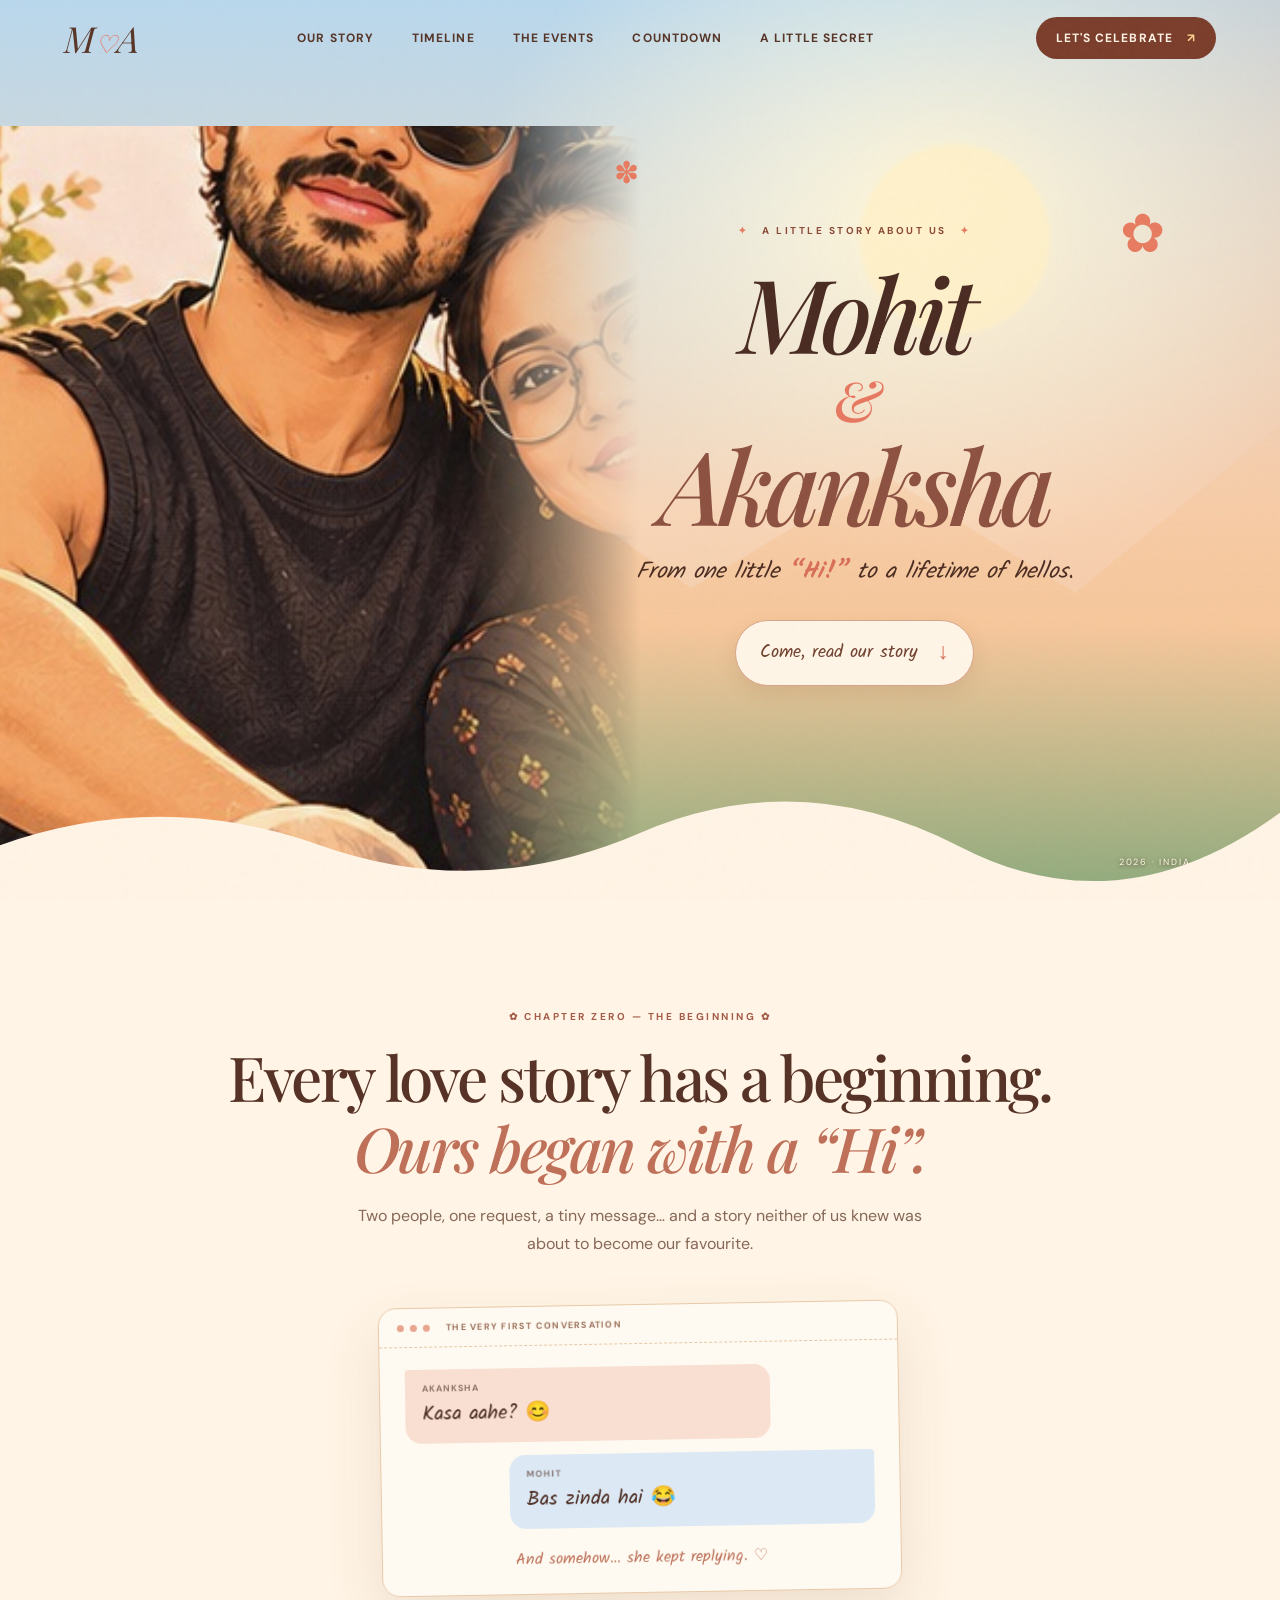
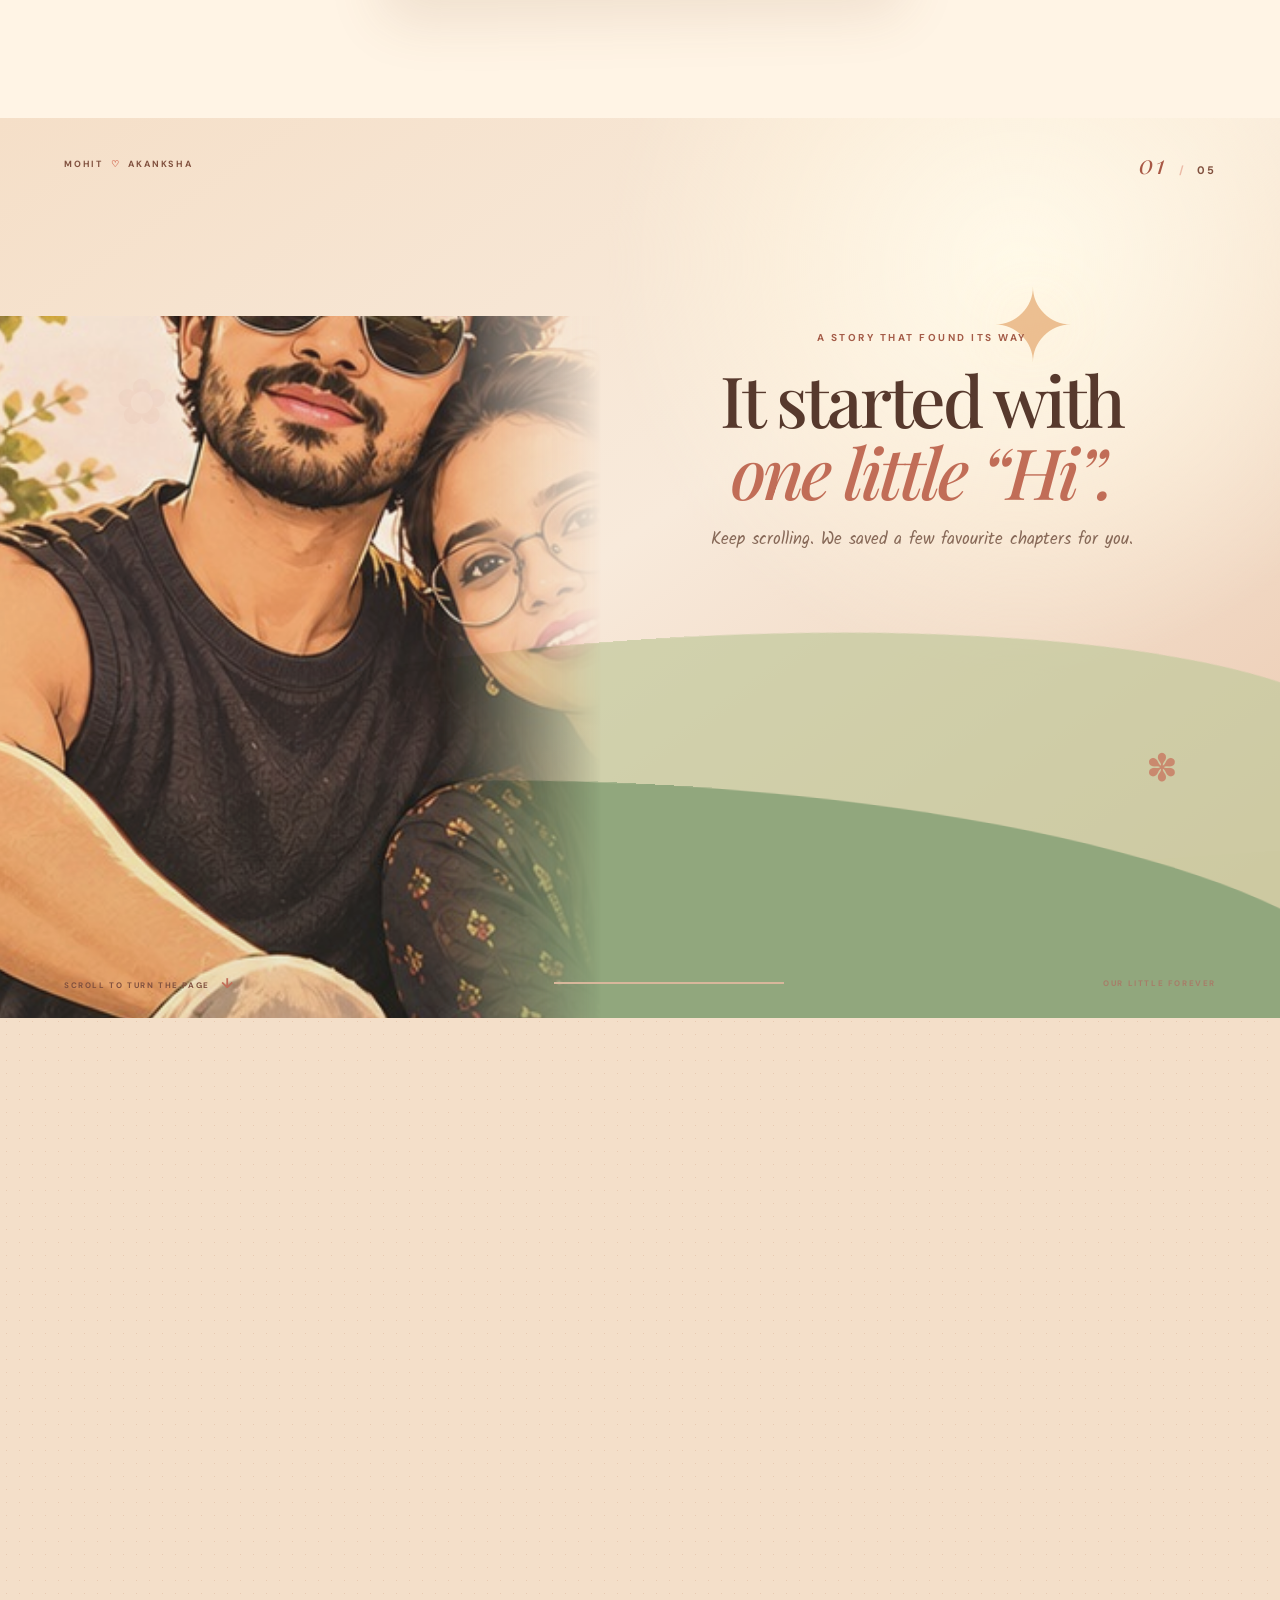
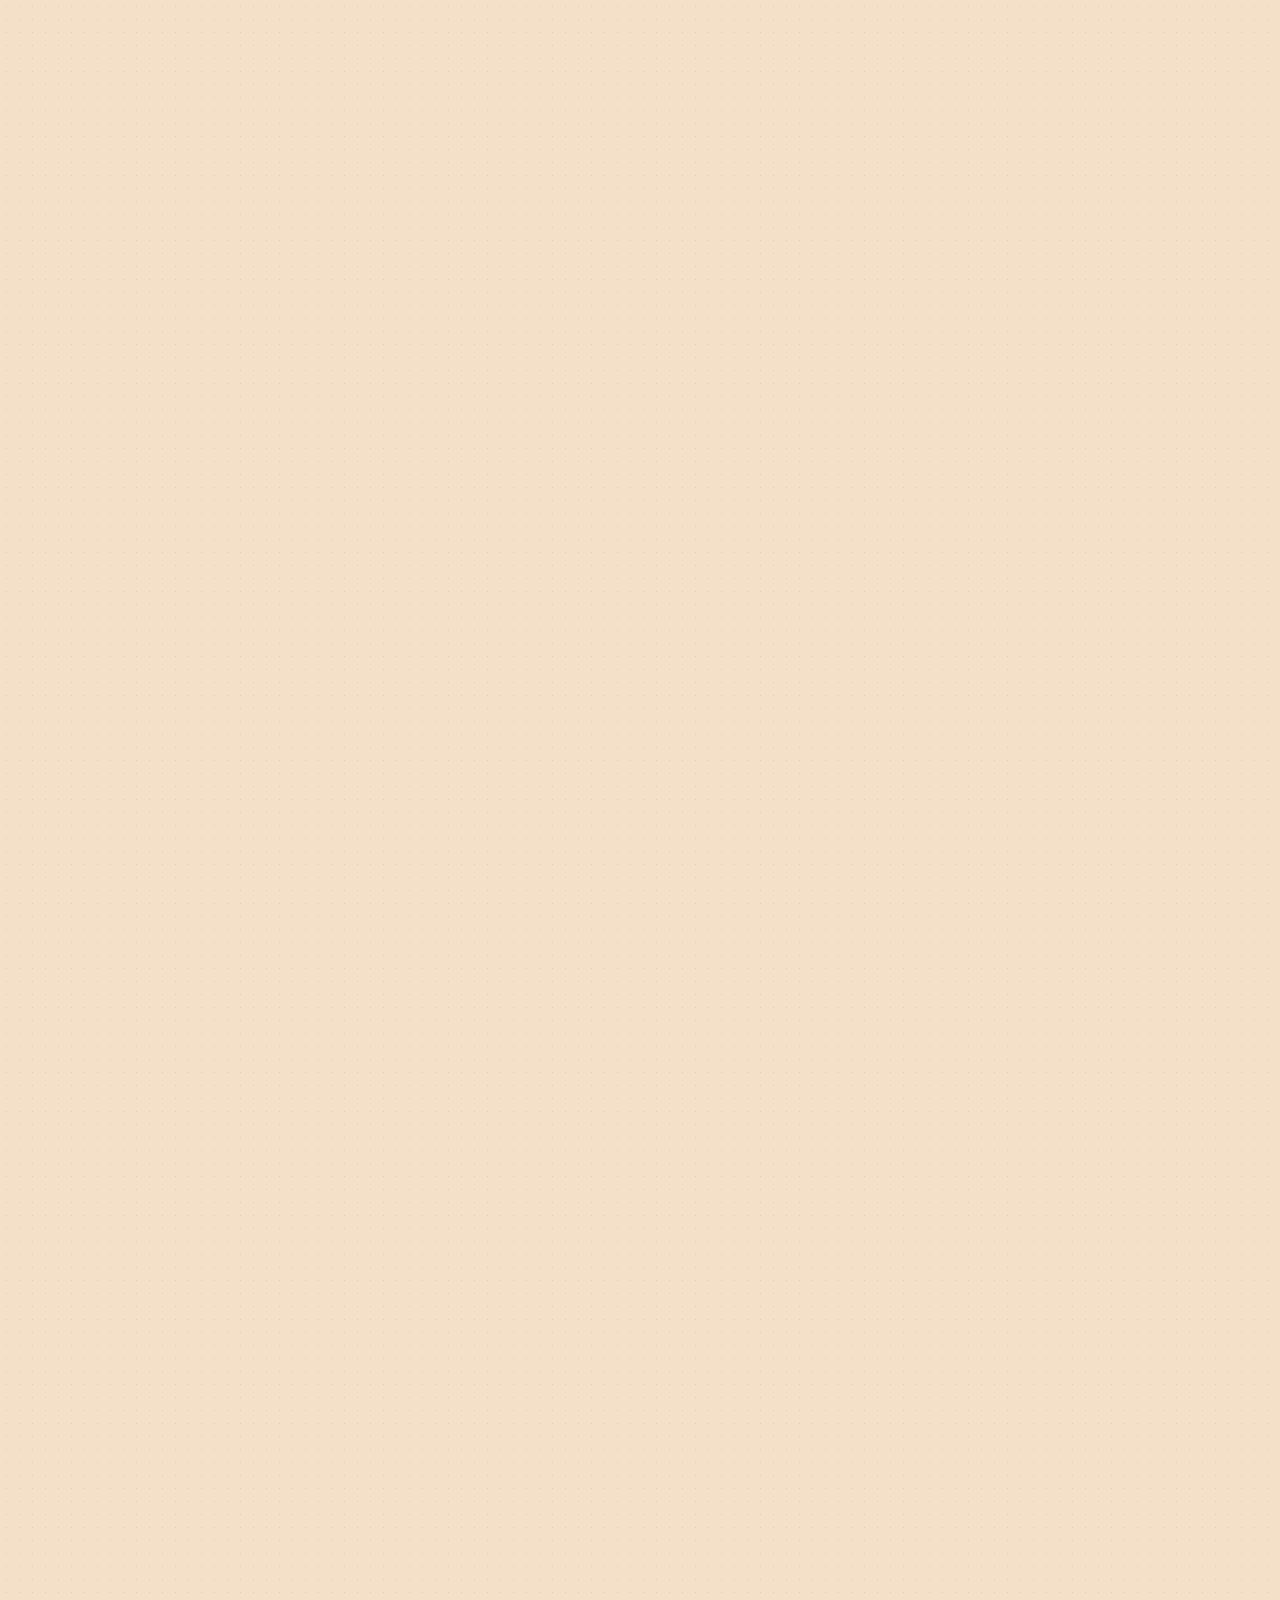
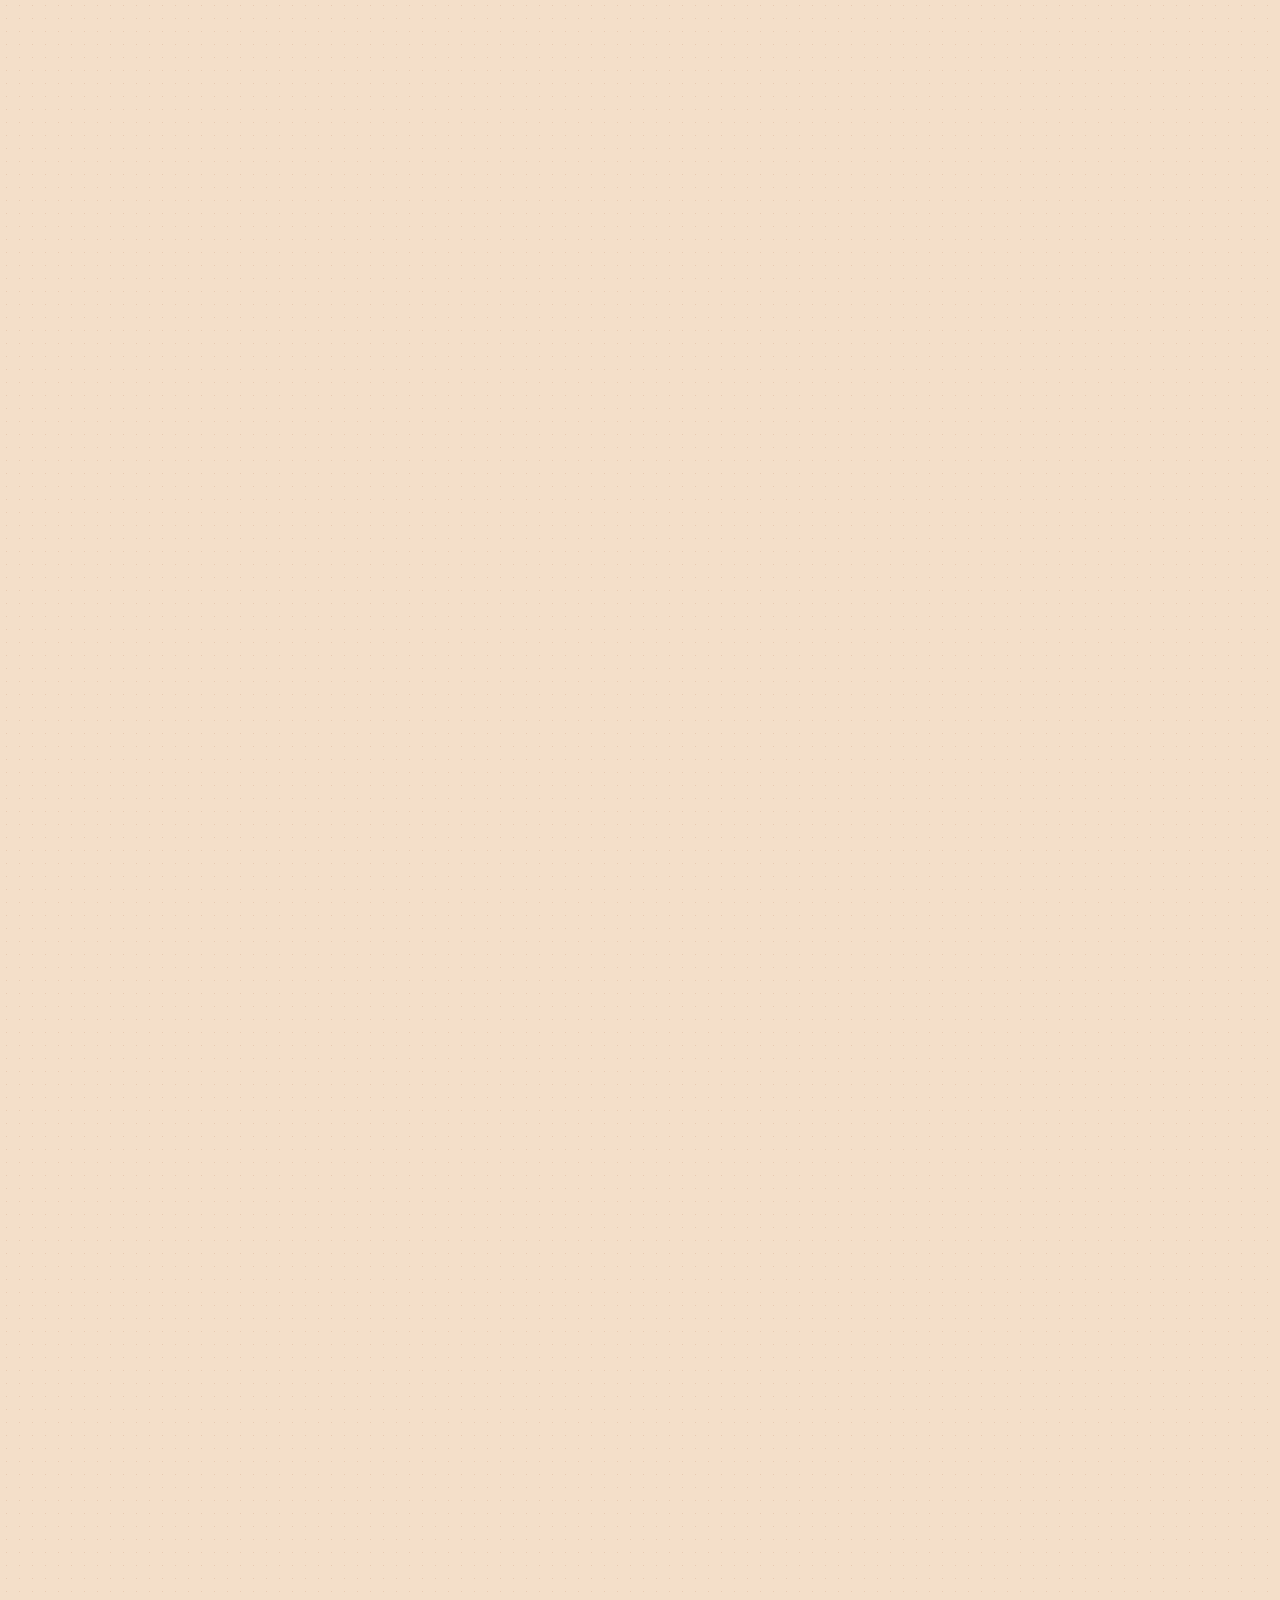
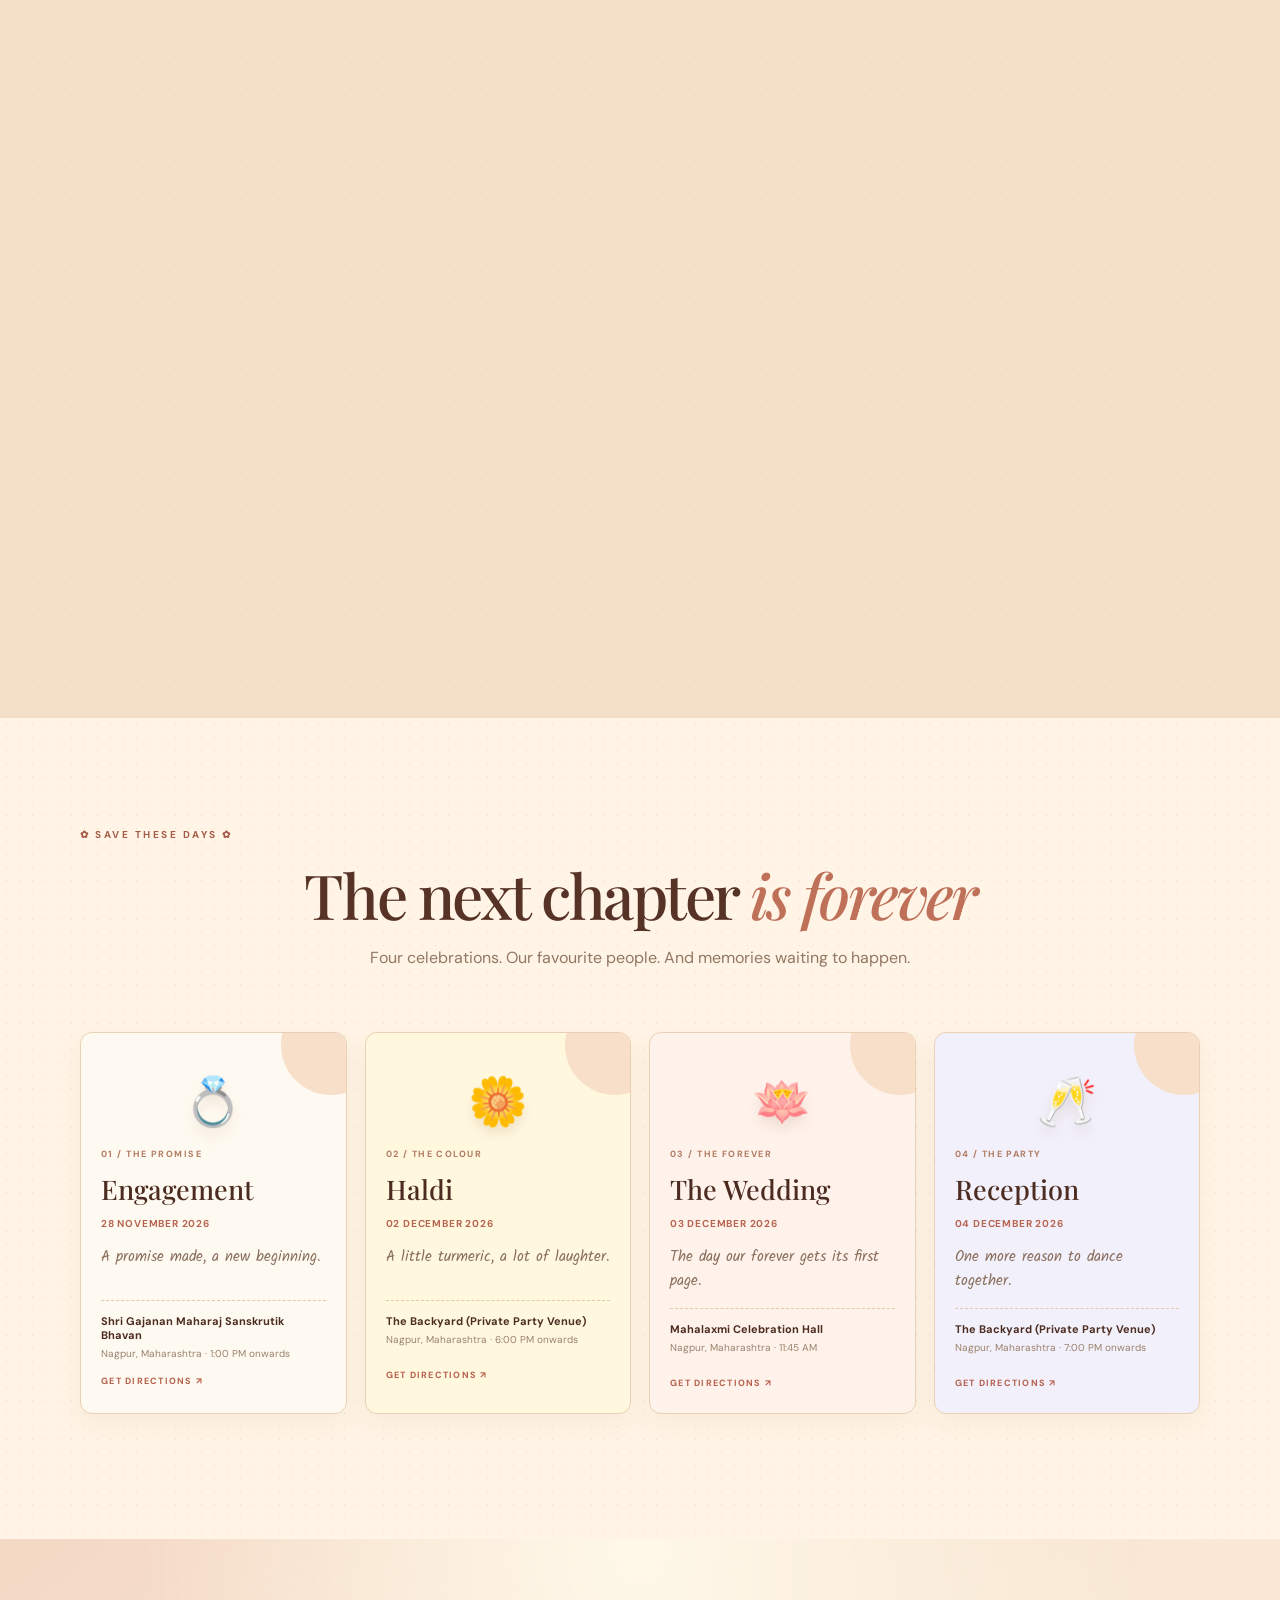
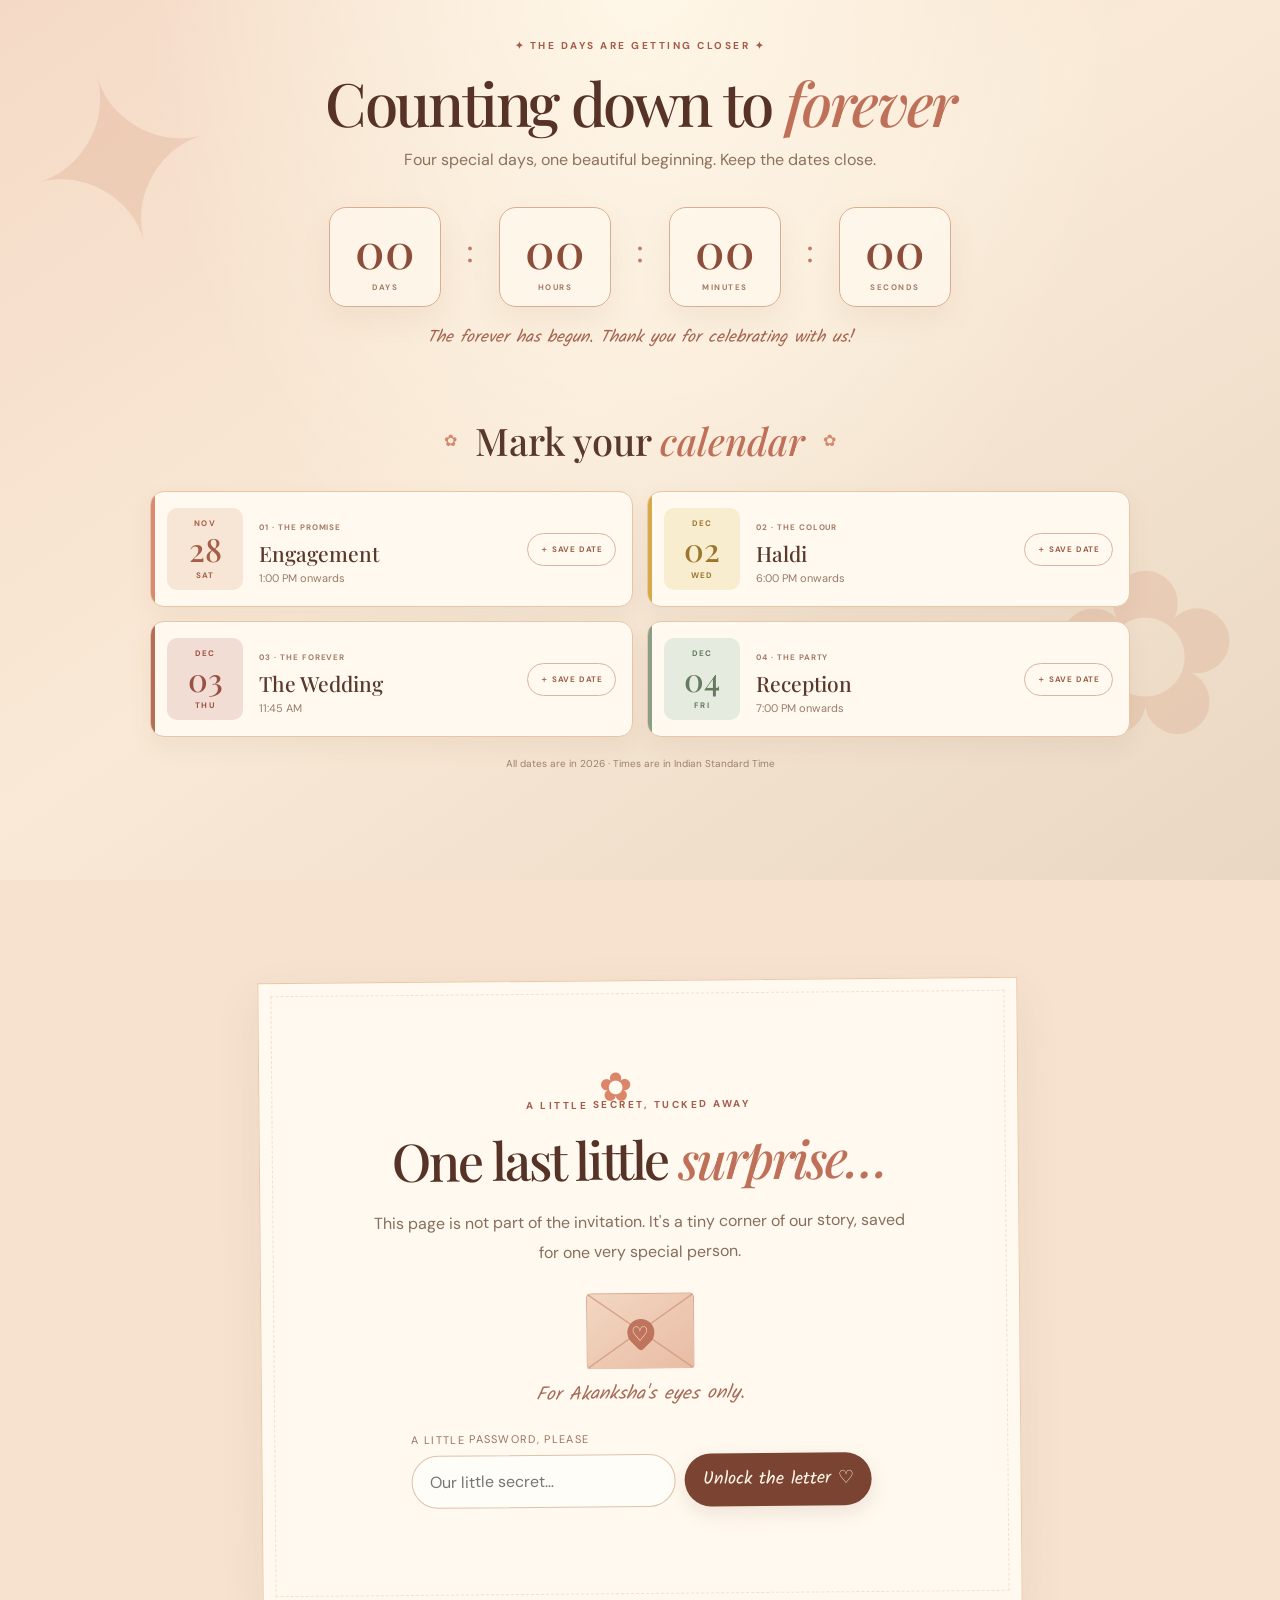
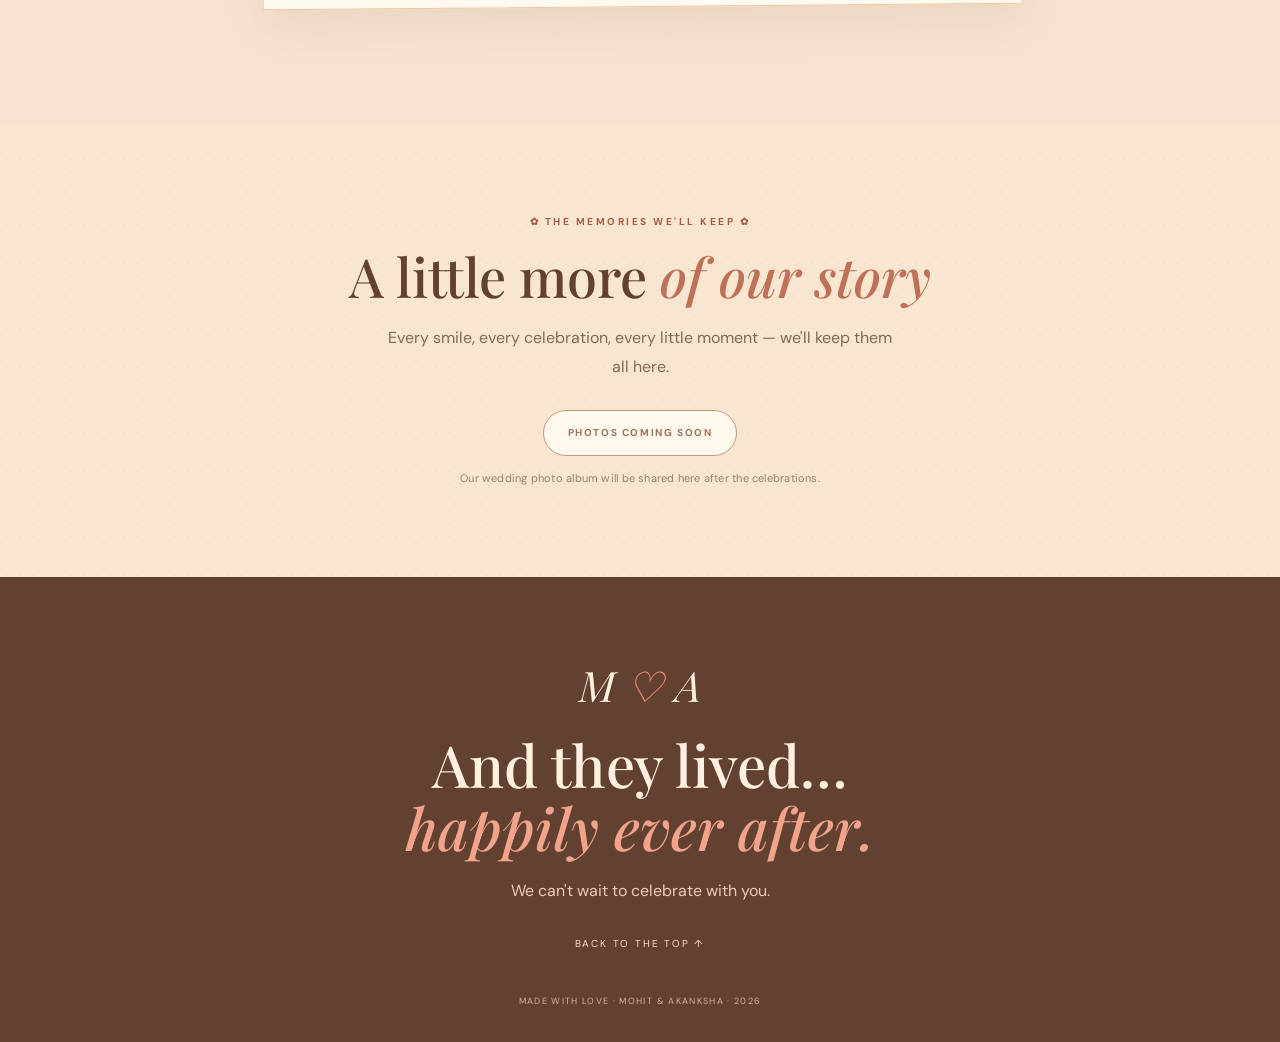
<file: index.html>
<!doctype html>
<html lang="en">
<head>
<meta charset="utf-8">
<meta name="viewport" content="width=device-width, initial-scale=1">
<meta name="theme-color" content="#fff2df">
<meta name="description" content="The little story of Mohit and Akanksha — from a simple Hi to forever.">
<title>Mohit & Akanksha — Our Little Story</title>
<link rel="preconnect" href="https://fonts.googleapis.com">
<link rel="preconnect" href="https://fonts.gstatic.com" crossorigin>
<link href="https://fonts.googleapis.com/css2?family=DM+Sans:wght@400;500;600;700&family=Kalam:wght@300;400;700&family=Playfair+Display:ital,wght@0,500;0,600;1,500;1,600&display=swap" rel="stylesheet">
<link rel="stylesheet" href="style.css">
<script defer src="script.js"></script>
</head>
<body>
<div class="paper-grain"></div>
<header class="site-header">
  <a class="monogram" href="#home" aria-label="Mohit and Akanksha home">M<span>♡</span>A</a>
  <button class="menu-toggle" aria-label="Open navigation" aria-expanded="false">☰</button>
  <nav class="nav">
    <a href="#story">Our story</a><a href="#timeline">Timeline</a><a href="#events">The events</a><a href="#countdown">Countdown</a><a href="#letter">A little secret</a>
  </nav>
  <a class="rsvp-top" href="#events">Let's celebrate <span>↗</span></a>
</header>

<main id="home">
<section class="hero">
  <div class="hero-sky depth-layer" data-depth="0.12"></div><div class="hero-sun depth-layer" data-depth="-0.16"></div>
  <div class="hero-flower flower-one depth-layer" data-depth="-0.28">✿</div><div class="hero-flower flower-two depth-layer" data-depth="0.2">✽</div>
  <div class="hero-couple depth-layer" data-depth="-0.34"><img src="assets/mohit-akanksha-storybook-couple.jpg" alt="Watercolor storybook illustration inspired by Mohit and Akanksha"></div>
  <div class="hero-copy depth-layer" data-depth="0.16">
    <p class="eyebrow"><span>✦</span> A LITTLE STORY ABOUT US <span>✦</span></p>
    <h1><span class="script">Mohit</span><i>&</i><span class="script second">Akanksha</span></h1>
    <p class="hero-line">From one little <b>“Hi!”</b> to a lifetime of hellos.</p>
    <a class="hand-button" href="#story">Come, read our story <span>↓</span></a>
  </div>
  <div class="hero-bottom"><span>MADE WITH ALL OUR HEARTS</span><span>SCROLL TO EXPLORE ↓</span><span>2026 · INDIA</span></div>
  <svg class="hill-line" viewBox="0 0 1440 160" preserveAspectRatio="none" aria-hidden="true"><path d="M0 90 Q180 20 360 90 T720 75 T1080 92 T1440 50 V160 H0Z"/></svg>
</section>

<section class="intro section-wrap reveal" id="story">
  <div class="section-kicker">✿ CHAPTER ZERO — THE BEGINNING ✿</div>
  <h2>Every love story has a beginning.<br><em>Ours began with a “Hi”.</em></h2>
  <p>Two people, one request, a tiny message… and a story neither of us knew was about to become our favourite.</p>
  <div class="chat-card depth-layer" data-depth="-0.1">
    <div class="chat-top"><span class="chat-dot"></span><span class="chat-dot"></span><span class="chat-dot"></span><b>THE VERY FIRST CONVERSATION</b></div>
    <div class="chat-body">
      <div class="chat-bubble her"><small>Akanksha</small>Kasa aahe? 😊</div>
      <div class="chat-bubble him"><small>Mohit</small>Bas zinda hai 😂</div>
      <div class="chat-reaction">And somehow… she kept replying. ♡</div>
    </div>
  </div>
</section>

<section class="timeline-section cinematic-story" id="timeline" aria-label="Our story, told one chapter at a time">
  <div class="story-scroll-track">
    <div class="story-stage">
      <div class="story-backdrop">
        <div class="story-halo"></div>
        <div class="story-hills hills-back"></div>
        <div class="story-hills hills-front"></div>
        <div class="story-sun">✦</div>
        <div class="story-flower flower-a">✿</div>
        <div class="story-flower flower-b">✽</div>
        <div class="story-couple-art">
          <img src="assets/mohit-akanksha-storybook-couple.jpg" alt="Illustrated storybook portrait of Mohit and Akanksha">
        </div>
      </div>
      <div class="story-topline">
        <span>MOHIT <i>♡</i> AKANKSHA</span>
        <span class="story-counter"><b id="storyCurrent">01</b> <i>/</i> 05</span>
      </div>
      <div class="story-intro-lockup">
        <span class="section-kicker">A STORY THAT FOUND ITS WAY</span>
        <h2>It started with<br><em>one little “Hi”.</em></h2>
        <p>Keep scrolling. We saved a few favourite chapters for you.</p>
      </div>
      <div class="story-chapters">
        <article class="story-chapter is-active" data-chapter="0">
          <div class="chapter-index">CHAPTER 01 <span>· 26 MAY 2026</span></div>
          <div class="chapter-card">
            <span class="chapter-stamp">THE FIRST HELLO</span>
            <h3>One request.<br><em>One little “Hi”.</em></h3>
            <p>We met on Jeevansathi. I sent a request, she accepted — and just like that, our story quietly began.</p>
            <div class="chapter-doodle doodle-phone"><span>♡</span><small>REQUEST<br>ACCEPTED</small></div>
          </div>
        </article>
        <article class="story-chapter" data-chapter="1">
          <div class="chapter-index">CHAPTER 02 <span>· THE FIRST CONVERSATION</span></div>
          <div class="chapter-card chat-chapter-card">
            <span class="chapter-stamp">A VERY IMPORTANT QUESTION</span>
            <h3>“Kasa aahe?”<br><em>“Bas zinda hai.”</em></h3>
            <div class="chapter-chat">
              <div class="chapter-bubble her">Kasa aahe? <small>AKANKSHA</small></div>
              <div class="chapter-bubble him">Bas zinda hai 😂 <small>MOHIT</small></div>
            </div>
            <p>She asked a simple question. I gave the most dramatic answer possible. A classic start, honestly.</p>
            <div class="chapter-doodle doodle-heart">♡</div>
          </div>
        </article>
        <article class="story-chapter" data-chapter="2">
          <div class="chapter-index">CHAPTER 03 <span>· 25 &amp; 26 JULY 2026</span></div>
          <div class="chapter-card">
            <span class="chapter-stamp">TWO FAMILIES, ONE STORY</span>
            <h3>Our families<br><em>came a little closer.</em></h3>
            <p>On the 25th, we visited her family. On the 26th, they came to ours. Two homes, two welcomes, and a future beginning to feel real.</p>
            <div class="chapter-doodle doodle-homes">⌂ <b>♡</b> ⌂</div>
          </div>
        </article>
        <article class="story-chapter" data-chapter="3">
          <div class="chapter-index">CHAPTER 04 <span>· 28 JULY 2026</span></div>
          <div class="chapter-card">
            <span class="chapter-stamp">THE KACCHE PAKKE</span>
            <h3>A promise made.<br><em>A new chapter sealed.</em></h3>
            <p>Our Kacche pakke — a day full of smiles, blessings, and the beautiful feeling that this was becoming forever.</p>
            <div class="chapter-doodle doodle-rings">◯ <b>✧</b> ◯</div>
          </div>
        </article>
        <article class="story-chapter" data-chapter="4">
          <div class="chapter-index">CHAPTER 05 <span>· 22 AUGUST 2026</span></div>
          <div class="chapter-card">
            <span class="chapter-stamp">A LITTLE DETOUR</span>
            <h3>Matheran.<br><em>Not a date. A memory.</em></h3>
            <p>Our short meetup in Matheran wasn't officially a date. But sometimes the moments that aren't called dates become the ones we remember most.</p>
            <div class="chapter-doodle doodle-mountain">⌁ <span>☼</span> ⌁</div>
          </div>
        </article>
      </div>
      <div class="story-bottomline">
        <span>SCROLL TO TURN THE PAGE <b>↓</b></span>
        <div class="story-progress-track"><i id="storyProgress"></i></div>
        <span>OUR LITTLE FOREVER</span>
      </div>
    </div>
  </div>
</section>

<section class="events-section" id="events">
  <div class="section-wrap">
    <div class="section-kicker">✿ SAVE THESE DAYS ✿</div>
    <h2 class="section-title">The next chapter <em>is forever</em></h2>
    <p class="section-sub">Four celebrations. Our favourite people. And memories waiting to happen.</p>
    <div class="event-grid" id="eventGrid">
      <article class="event-card event-engagement reveal" data-event="engagement"><div class="event-illustration scroll-art">💍</div><span class="event-number">01 / THE PROMISE</span><h3>Engagement</h3><p class="event-date">28 NOVEMBER 2026</p><p class="event-desc">A promise made, a new beginning.</p><div class="event-venue"><b data-venue>Venue details coming soon</b><small data-address>Add location and address in script.js</small></div><a class="map-link" data-map href="#" target="_blank" rel="noreferrer">GET DIRECTIONS ↗</a></article>
      <article class="event-card event-haldi reveal" data-event="haldi"><div class="event-illustration scroll-art">🌼</div><span class="event-number">02 / THE COLOUR</span><h3>Haldi</h3><p class="event-date">02 DECEMBER 2026</p><p class="event-desc">A little turmeric, a lot of laughter.</p><div class="event-venue"><b data-venue>Venue details coming soon</b><small data-address>Add location and address in script.js</small></div><a class="map-link" data-map href="#" target="_blank" rel="noreferrer">GET DIRECTIONS ↗</a></article>
      <article class="event-card event-wedding reveal" data-event="wedding"><div class="event-illustration scroll-art">🪷</div><span class="event-number">03 / THE FOREVER</span><h3>The Wedding</h3><p class="event-date">03 DECEMBER 2026</p><p class="event-desc">The day our forever gets its first page.</p><div class="event-venue"><b data-venue>Venue details coming soon</b><small data-address>Add location and address in script.js</small></div><a class="map-link" data-map href="#" target="_blank" rel="noreferrer">GET DIRECTIONS ↗</a></article>
      <article class="event-card event-reception reveal" data-event="reception"><div class="event-illustration scroll-art">🥂</div><span class="event-number">04 / THE PARTY</span><h3>Reception</h3><p class="event-date">04 DECEMBER 2026</p><p class="event-desc">One more reason to dance together.</p><div class="event-venue"><b data-venue>Venue details coming soon</b><small data-address>Add location and address in script.js</small></div><a class="map-link" data-map href="#" target="_blank" rel="noreferrer">GET DIRECTIONS ↗</a></article>
    </div>
  </div>
</section>


<section class="countdown-calendar-section" id="countdown" aria-labelledby="countdownTitle">
  <div class="countdown-wrap">
    <div class="section-kicker">✦ THE DAYS ARE GETTING CLOSER ✦</div>
    <h2 id="countdownTitle">Counting down to <em>forever</em></h2>
    <p class="countdown-intro">Four special days, one beautiful beginning. Keep the dates close.</p>
    <div class="countdown-clock" role="timer" aria-live="off" aria-label="Countdown to the wedding">
      <div class="countdown-unit"><strong id="countDays">--</strong><span>DAYS</span></div>
      <i>:</i>
      <div class="countdown-unit"><strong id="countHours">--</strong><span>HOURS</span></div>
      <i>:</i>
      <div class="countdown-unit"><strong id="countMinutes">--</strong><span>MINUTES</span></div>
      <i>:</i>
      <div class="countdown-unit"><strong id="countSeconds">--</strong><span>SECONDS</span></div>
    </div>
    <p class="countdown-caption" id="countdownCaption">Until Mohit &amp; Akanksha's wedding · 3 December 2026</p>
    <div class="event-calendar-heading"><span>✿</span><h3>Mark your <em>calendar</em></h3><span>✿</span></div>
    <div class="event-calendar-grid">
      <article class="calendar-event calendar-engagement">
        <div class="calendar-date"><span>NOV</span><strong>28</strong><small>SAT</small></div>
        <div class="calendar-event-copy"><span>01 · THE PROMISE</span><h4>Engagement</h4><p>1:00 PM onwards</p></div>
        <a class="calendar-add" href="#" data-calendar-event="engagement">＋ SAVE DATE</a>
      </article>
      <article class="calendar-event calendar-haldi">
        <div class="calendar-date"><span>DEC</span><strong>02</strong><small>WED</small></div>
        <div class="calendar-event-copy"><span>02 · THE COLOUR</span><h4>Haldi</h4><p>6:00 PM onwards</p></div>
        <a class="calendar-add" href="#" data-calendar-event="haldi">＋ SAVE DATE</a>
      </article>
      <article class="calendar-event calendar-wedding">
        <div class="calendar-date"><span>DEC</span><strong>03</strong><small>THU</small></div>
        <div class="calendar-event-copy"><span>03 · THE FOREVER</span><h4>The Wedding</h4><p>11:45 AM</p></div>
        <a class="calendar-add" href="#" data-calendar-event="wedding">＋ SAVE DATE</a>
      </article>
      <article class="calendar-event calendar-reception">
        <div class="calendar-date"><span>DEC</span><strong>04</strong><small>FRI</small></div>
        <div class="calendar-event-copy"><span>04 · THE PARTY</span><h4>Reception</h4><p>7:00 PM onwards</p></div>
        <a class="calendar-add" href="#" data-calendar-event="reception">＋ SAVE DATE</a>
      </article>
    </div>
    <p class="calendar-note">All dates are in 2026 · Times are in Indian Standard Time</p>
  </div>
</section>

<section class="letter-section reveal" id="letter">
  <div class="letter-paper secret-paper">
    <span class="letter-flower" aria-hidden="true">✿</span>
    <div class="section-kicker">A LITTLE SECRET, TUCKED AWAY</div>
    <h2>One last little <em>surprise…</em></h2>
    <p class="letter-intro">This page is not part of the invitation. It's a tiny corner of our story, saved for one very special person.</p>
    <div class="secret-envelope" aria-hidden="true"><span>♡</span></div>
    <p class="secret-for">For Akanksha's eyes only.</p>
    <form class="secret-form" id="secretForm" autocomplete="off">
      <label class="secret-label" for="secretKey">A little password, please</label>
      <div class="secret-entry">
        <input id="secretKey" name="secretKey" type="password" placeholder="Our little secret…" aria-describedby="secretFeedback" autocomplete="off" autocapitalize="none" spellcheck="false">
        <button class="open-letter" type="submit">Unlock the letter ♡</button>
      </div>
      <p class="secret-feedback" id="secretFeedback" role="status" aria-live="polite"></p>
      <p class="secret-hint" id="secretHint" hidden>Still stuck? Call me… 😉</p>
    </form>
    <div class="letter-message" id="letterMessage" hidden aria-live="polite"></div>
  </div>
</section>

<section class="photo-album-section" id="photos" aria-labelledby="photosTitle">
  <div class="photo-album-inner">
    <div class="section-kicker">✿ THE MEMORIES WE'LL KEEP ✿</div>
    <h2 id="photosTitle">A little more <em>of our story</em></h2>
    <p>Every smile, every celebration, every little moment — we'll keep them all here.</p>
    <span class="photo-album-button" aria-disabled="true">PHOTOS COMING SOON</span>
    <small>Our wedding photo album will be shared here after the celebrations.</small>
  </div>
</section>

<footer class="footer"><div class="footer-doodle">M <span>♡</span> A</div><h2>And they lived…<br><em>happily ever after.</em></h2><p>We can't wait to celebrate with you.</p><a href="#home">BACK TO THE TOP ↑</a><small>MADE WITH LOVE · MOHIT & AKANKSHA · 2026</small></footer>
</main>
<div class="scroll-progress"><i></i></div>
</body>
</html>
</file>
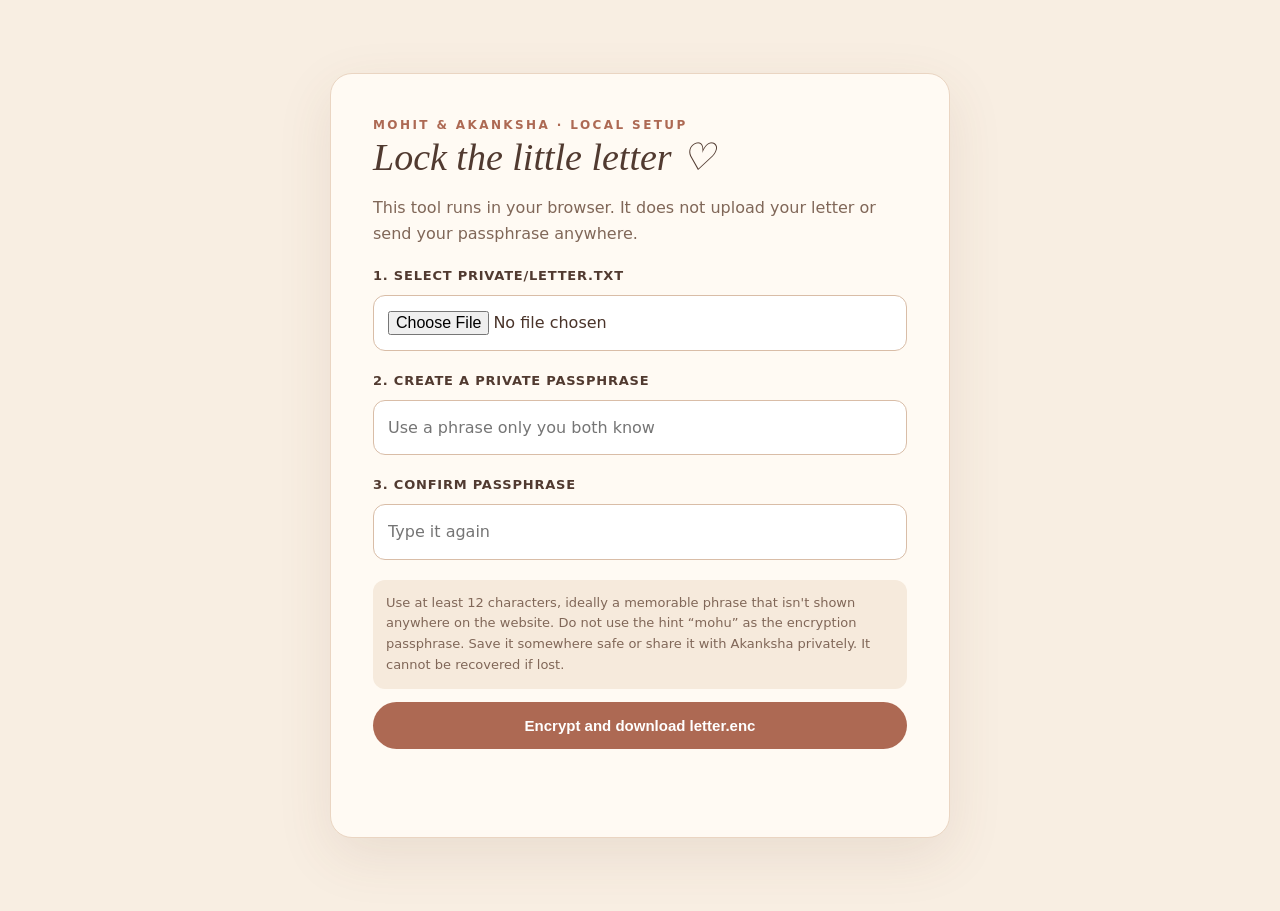
<file: tools/encrypt-letter.html>
<!doctype html>
<html lang="en"><head><meta charset="utf-8"><meta name="viewport" content="width=device-width,initial-scale=1">
<title>Prepare Akanksha's encrypted letter</title>
<style>
:root{color-scheme:light}*{box-sizing:border-box}body{margin:0;padding:28px 16px;background:#f8eee2;color:#513a30;font:16px/1.6 system-ui,sans-serif}
main{max-width:620px;margin:5vh auto;background:#fffaf3;border:1px solid #ead5c2;border-radius:22px;padding:clamp(22px,5vw,42px);box-shadow:0 18px 55px #6a46301a}
h1{font:italic 38px Georgia,serif;margin:0 0 8px}p{color:#806758}.field{margin:20px 0}
label{display:block;font-size:13px;font-weight:700;letter-spacing:.06em;text-transform:uppercase;margin-bottom:8px}
input{width:100%;padding:14px;border:1px solid #d9bda7;border-radius:12px;background:#fff;color:#493329;font:inherit}
button{width:100%;border:0;border-radius:999px;padding:15px 20px;background:#ad6953;color:white;font-weight:700;font-size:15px;cursor:pointer}
button:disabled{opacity:.6;cursor:wait}#status{min-height:30px;margin-top:16px;font-weight:600}
.note{font-size:13px;background:#f6eadc;border-radius:12px;padding:13px}
</style></head><body><main>
<div style="color:#ad6953;font-size:12px;letter-spacing:.2em;font-weight:700">MOHIT & AKANKSHA · LOCAL SETUP</div>
<h1>Lock the little letter ♡</h1>
<p>This tool runs in your browser. It does not upload your letter or send your passphrase anywhere.</p>
<div class="field"><label for="letter">1. Select private/letter.txt</label><input id="letter" type="file" accept=".txt,text/plain"></div>
<div class="field"><label for="pass">2. Create a private passphrase</label><input id="pass" type="password" autocomplete="new-password" minlength="12" placeholder="Use a phrase only you both know"></div>
<div class="field"><label for="confirm">3. Confirm passphrase</label><input id="confirm" type="password" autocomplete="new-password" minlength="12" placeholder="Type it again"></div>
<p class="note">Use at least 12 characters, ideally a memorable phrase that isn't shown anywhere on the website. Do not use the hint “mohu” as the encryption passphrase. Save it somewhere safe or share it with Akanksha privately. It cannot be recovered if lost.</p>
<button id="encrypt">Encrypt and download letter.enc</button><div id="status" role="status" aria-live="polite"></div>
</main><script>
const $=s=>document.querySelector(s);
const b64=bytes=>{let bin="";bytes.forEach(x=>bin+=String.fromCharCode(x));return btoa(bin)};
$("encrypt").addEventListener("click",async()=>{
 const file=$("letter").files[0],pass=$("pass").value,confirm=$("confirm").value,status=$("status"),button=$("encrypt");
 if(!file){status.textContent="Please select private/letter.txt first.";return}
 if(pass.length<12){status.textContent="Use a passphrase with at least 12 characters.";return}
 if(pass!==confirm){status.textContent="The two passphrases don't match.";return}
 if(!crypto.subtle){status.textContent="Web Crypto is unavailable. Open this file in a modern browser.";return}
 button.disabled=true;status.textContent="Encrypting locally…";
 try{
  const plain=await file.text(),salt=crypto.getRandomValues(new Uint8Array(16)),iv=crypto.getRandomValues(new Uint8Array(12));
  const material=await crypto.subtle.importKey("raw",new TextEncoder().encode(pass),"PBKDF2",false,["deriveKey"]);
  const key=await crypto.subtle.deriveKey({name:"PBKDF2",salt,iterations:310000,hash:"SHA-256"},material,{name:"AES-GCM",length:256},false,["encrypt"]);
  const cipher=await crypto.subtle.encrypt({name:"AES-GCM",iv},key,new TextEncoder().encode(plain));
  const envelope={version:1,algorithm:"AES-GCM",kdf:"PBKDF2-SHA-256",iterations:310000,salt:b64(salt),iv:b64(iv),ciphertext:b64(new Uint8Array(cipher))};
  const blob=new Blob([JSON.stringify(envelope)],{type:"application/json"}),url=URL.createObjectURL(blob),a=document.createElement("a");
  a.href=url;a.download="letter.enc";a.click();URL.revokeObjectURL(url);
  status.textContent="Done! Move letter.enc into the project's private/ folder. Then upload the project to GitHub.";
 }catch(e){status.textContent="Encryption failed: "+e.message}
 finally{button.disabled=false}
});
</script></body></html>
</file>
<file: style.css>
*{box-sizing:border-box}html{scroll-behavior:smooth}body{margin:0;background:#fff4e5;color:#4c2c21;font-family:"DM Sans",sans-serif;overflow-x:hidden}.paper-grain{pointer-events:none;position:fixed;inset:0;z-index:20;opacity:.14;background-image:url("data:image/svg+xml,%3Csvg viewBox='0 0 180 180' xmlns='http://www.w3.org/2000/svg'%3E%3Cfilter id='n'%3E%3CfeTurbulence type='fractalNoise' baseFrequency='.8' numOctaves='3' stitchTiles='stitch'/%3E%3C/filter%3E%3Crect width='100%25' height='100%25' filter='url(%23n)' opacity='.2'/%3E%3C/svg%3E")}.site-header{height:76px;position:absolute;top:0;left:0;width:100%;z-index:10;display:flex;align-items:center;justify-content:space-between;padding:0 5vw;color:#553326}.monogram{font:italic 36px "Playfair Display",serif;text-decoration:none;color:#593526;letter-spacing:-4px}.monogram span{color:#e87560;font-size:25px;padding:0 4px}.nav{display:flex;gap:38px}.nav a,.rsvp-top{font-size:12px;font-weight:700;letter-spacing:.09em;text-transform:uppercase;color:inherit;text-decoration:none}.nav a{position:relative}.nav a:after{content:"";position:absolute;left:0;bottom:-8px;width:0;height:2px;background:#e77c65;transition:.3s}.nav a:hover:after{width:100%}.rsvp-top{background:#7b3d2b;color:#fff4e5;padding:13px 20px;border-radius:30px}.rsvp-top span{color:#ffd18e;margin-left:10px}.menu-toggle{display:none;background:none;border:0;font-size:24px;color:inherit}.hero{min-height:780px;height:100svh;max-height:980px;position:relative;overflow:hidden;background:linear-gradient(180deg,#b9d8ed 0%,#f8d7b9 57%,#e9b98c 100%);display:flex;align-items:center;padding:100px 7vw 80px}.hero:before{content:"";position:absolute;inset:0;background:radial-gradient(ellipse at 72% 24%,#fff8df 0,transparent 35%),linear-gradient(120deg,transparent 50%,#f8c9a6aa)}.hero-sky{position:absolute;inset:45% 0 0;background:linear-gradient(180deg,transparent,#f6c79b 45%,#8caa7c 100%);clip-path:polygon(0 42%,12% 20%,24% 43%,39% 10%,54% 37%,69% 14%,84% 38%,100% 4%,100% 100%,0 100%)}.hero-sun{position:absolute;width:190px;height:190px;border-radius:50%;background:#fff0c6;filter:blur(2px);right:18%;top:16%;opacity:.8}.hero-couple{position:absolute;left:-3vw;bottom:0;width:min(53vw,760px);height:86%;z-index:2;overflow:hidden;mask-image:linear-gradient(to right,#000 75%,transparent 100%)}.hero-couple img{height:100%;width:100%;object-fit:cover;object-position:center center;mix-blend-mode:multiply;filter:saturate(.86);transform:scale(1.08);animation:float 8s ease-in-out infinite}.hero-copy{position:relative;z-index:3;margin-left:42%;width:55%;text-align:center;margin-top:-20px}.eyebrow,.section-kicker{font-size:10px;letter-spacing:.25em;font-weight:700;color:#a45c48}.hero-copy .eyebrow{color:#8b4a37}.hero-copy .eyebrow span{color:#e77d62;margin:0 9px}.hero h1{font:500 clamp(58px,8vw,118px)/.98 "Playfair Display",serif;letter-spacing:-.06em;margin:25px 0 18px;color:#4a2b22}.hero h1 .script{font-style:italic;display:block}.hero h1 i{font:italic 500 .55em "Playfair Display",serif;color:#e77760;display:block;margin:-2px 0}.hero h1 .second{color:#8d5140}.hero-line{font:italic 23px "Kalam",cursive;margin:20px auto 30px}.hero-line b{color:#d96f58}.hand-button,.open-letter{display:inline-flex;align-items:center;gap:20px;background:#fff5e7;border:1px solid #d6a58a;border-radius:50px;padding:14px 24px;color:#70402e;text-decoration:none;font:18px "Kalam",cursive;box-shadow:0 7px 20px #8a553522;transition:.3s}.hand-button:hover,.open-letter:hover{transform:translateY(-4px) rotate(-1deg);box-shadow:0 12px 25px #8a553533}.hand-button span{color:#d86f58;font-size:23px}.hero-bottom{position:absolute;z-index:4;bottom:32px;left:7vw;right:7vw;display:flex;justify-content:space-between;font-size:9px;letter-spacing:.2em;color:#fff8e8;text-shadow:0 1px 4px #523b2a}.hero-flower{position:absolute;z-index:3;color:#e77b60;font-size:54px;animation:twirl 18s linear infinite}.flower-one{right:9%;top:22%}.flower-two{left:48%;top:17%;font-size:30px}.hill-line{position:absolute;bottom:-2px;left:0;width:100%;height:130px;fill:#fff4e5;z-index:4}.section-wrap{width:min(1120px,88vw);margin:auto}.intro{padding:110px 0 125px;text-align:center;position:relative}.intro h2,.section-title,.letter-paper h2{font:500 clamp(34px,5vw,62px)/1.15 "Playfair Display",serif;margin:18px 0;color:#563326;letter-spacing:-.04em}.intro h2 em,.section-title em,.letter-paper h2 em,.footer h2 em{color:#bf7059;font-weight:500}.intro>p{max-width:580px;margin:0 auto;color:#866858;line-height:1.8}.chat-card{max-width:520px;margin:45px auto 0;background:#fffaf1;border:1px solid #e8c9aa;border-radius:18px;box-shadow:0 15px 35px #875c3515;transform:rotate(-1deg);overflow:hidden;text-align:left}.chat-top{padding:13px 18px;border-bottom:1px dashed #e6c7a6;display:flex;align-items:center;gap:6px;font-size:9px;letter-spacing:.14em;color:#9b715c}.chat-top b{margin-left:10px}.chat-dot{width:7px;height:7px;border-radius:50%;background:#e7a58d}.chat-body{padding:22px 25px}.chat-bubble{padding:13px 17px;border-radius:16px;max-width:78%;font:20px "Kalam",cursive;margin-bottom:13px}.chat-bubble small{display:block;font:700 9px "DM Sans",sans-serif;letter-spacing:.1em;text-transform:uppercase;opacity:.6;margin-bottom:4px}.chat-bubble.her{background:#f8dfd2;border-top-left-radius:4px}.chat-bubble.him{background:#dce9f4;border-top-right-radius:4px;margin-left:auto}.chat-reaction{text-align:center;color:#bd715a;font:16px "Kalam",cursive;padding-top:5px}.timeline-section{padding:110px 0 130px;background:#f8e6d0;position:relative;overflow:hidden}.timeline-section:before,.events-section:before{content:"";position:absolute;inset:0;opacity:.25;background-image:radial-gradient(#c48b68 .7px,transparent .7px);background-size:13px 13px;pointer-events:none}.timeline-section .section-wrap,.events-section .section-wrap{position:relative}.section-title{text-align:center}.section-sub{text-align:center;color:#927765;margin:-4px auto 60px;max-width:550px;line-height:1.7}.timeline{position:relative;max-width:900px;margin:auto}.timeline-path{position:absolute;left:50%;top:0;bottom:0;width:3px;background:repeating-linear-gradient(to bottom,#d48b70 0 9px,transparent 9px 17px);transform:translateX(-50%);opacity:.6}.memory-card{width:calc(50% - 55px);display:grid;grid-template-columns:1fr;gap:17px;background:#fff9ef;border:1px solid #e8c9a9;border-radius:8px 18px 12px 16px;padding:18px;box-shadow:0 10px 25px #79513712;position:relative;margin:0 0 42px;transform:rotate(-1deg)}.memory-card:nth-of-type(even){transform:rotate(1.2deg)}.memory-card:after{content:"";position:absolute;top:35px;width:18px;height:18px;border-radius:50%;background:#e47d64;border:5px solid #f8e6d0}.memory-card.left{margin-right:auto}.memory-card.right{margin-left:auto}.memory-card.left:after{right:-67px}.memory-card.right:after{left:-67px}.memory-art{height:170px;border-radius:10px;position:relative;overflow:hidden;display:flex;align-items:center;justify-content:center;background:#f7d7bd}.memory-copy{padding:0 5px 6px}.date-tag{display:inline-block;background:#f3d27d;color:#62452c;padding:5px 12px;font:15px "Kalam",cursive;transform:rotate(-3deg);box-shadow:2px 3px 0 #d6ad68}.memory-copy h3{font:500 27px "Playfair Display",serif;margin:13px 0 8px}.memory-copy h3 em{color:#c46d55}.memory-copy p{font-size:13px;line-height:1.7;color:#866e5c;margin:0}.memory-copy blockquote{font:italic 18px "Kalam",cursive;color:#bf6d56;margin:10px 0 0}.memory-note{font:16px "Kalam",cursive;color:#bf6d56}.phone{height:135px;width:75px;border:5px solid #5c443c;border-radius:15px;background:#fff7eb;box-shadow:8px 8px 0 #d8a68a;display:flex;align-items:center;flex-direction:column;padding:12px 4px;transform:rotate(-9deg)}.phone-speaker{width:20px;height:3px;background:#76584a;border-radius:3px;margin-bottom:8px}.app-name{font:700 8px "DM Sans";color:#a64e3a}.app-check{margin:12px auto 4px;width:26px;height:26px;border-radius:50%;background:#7da87d;color:white;text-align:center;padding-top:4px}.phone small{font-size:6px}.spark{position:absolute;right:25%;top:20%;font-size:35px;color:#e47e64}.chat-art{flex-direction:column;gap:13px;background:linear-gradient(135deg,#f8d9c9,#e6e7e7)}.mini-chat{padding:10px 17px;border-radius:20px;font:17px "Kalam",cursive;box-shadow:0 3px 8px #66452a15}.her-mini{background:#fff6ec;transform:translateX(-18px) rotate(-3deg)}.him-mini{background:#dce8f2;transform:translateX(18px) rotate(2deg)}.heart-doodle{position:absolute;right:22px;top:15px;color:#e77b65;font-size:36px}.home-art{background:linear-gradient(#d9e9ed 0 60%,#8eaf7d 60%)}.little-house{width:130px;height:90px;background:#f4c99e;position:relative;margin-top:35px;box-shadow:0 9px 0 #a66f52}.little-house:before{content:"";position:absolute;left:-12px;top:-48px;border-left:77px solid transparent;border-right:77px solid transparent;border-bottom:55px solid #a65c48}.little-house span{position:absolute;top:-42px;left:50px;color:#fff0d6;font-size:24px}.door{position:absolute;bottom:0;left:52px;width:28px;height:48px;background:#8d5847;border-radius:12px 12px 0 0}.window{position:absolute;left:12px;bottom:28px;width:23px;height:23px;background:#a8c9cf;border:4px solid #fff0d6}.plant{position:absolute;right:20%;bottom:15px;font-size:40px;color:#e77b65}.family-art{background:linear-gradient(#f6d6bd,#e6c4a0);flex-direction:column}.family-icons{display:flex;gap:8px;color:#9c5e4a;font-size:48px;text-shadow:0 5px #e5ad88}.family-caption{font:13px "Kalam",cursive;color:#80533f}.tiny-flower{position:absolute;right:20px;top:12px;color:#d87962;font-size:32px}.ring-art{background:radial-gradient(circle at 50% 40%,#fff5dc,#f0c9aa)}.ring{position:absolute;width:75px;height:75px;border:8px solid #c99543;border-radius:50%;transform:rotate(-35deg);box-shadow:inset 0 0 0 2px #f8e3a5,0 4px 8px #865a3022}.ring-a{left:35%;top:38%}.ring-b{left:49%;top:28%;border-color:#e0b85f}.ring-spark{position:absolute;top:15%;right:24%;font-size:50px;color:#d67c5d}.matheran-art{background:linear-gradient(#b6d6e5,#f7d5b0 62%,#8aa77a 62%)}.mountain{position:absolute;bottom:0;width:120%;height:80px;background:#86a77a;clip-path:polygon(0 100%,20% 20%,38% 60%,57% 0,78% 50%,100% 15%,100% 100%)}.m1{opacity:.8;bottom:25px}.m2{background:#6f9272;transform:scaleX(-1)}.train{position:absolute;top:68px;right:18%;font-size:45px;filter:drop-shadow(0 4px 2px #5d483633)}.sun{position:absolute;left:18%;top:15px;color:#fff1bf;font-size:40px}.events-section{padding:110px 0 125px;position:relative;background:#fff4e5}.event-grid{display:grid;grid-template-columns:repeat(4,1fr);gap:18px}.event-card{position:relative;padding:25px 20px 22px;background:#fffaf1;border:1px solid #ead0b4;border-radius:12px;box-shadow:0 10px 24px #805b3910;transition:transform .35s,box-shadow .35s;overflow:hidden}.event-card:hover{transform:translateY(-9px) rotate(-1deg);box-shadow:0 20px 35px #805b3920}.event-card:before{content:"";position:absolute;top:-38px;right:-35px;width:100px;height:100px;border-radius:50%;background:#f7dfca}.event-illustration{font-size:48px;height:83px;display:flex;align-items:center;justify-content:center;position:relative}.event-number{font-size:9px;letter-spacing:.16em;color:#b17a61;font-weight:700}.event-card h3{font:500 27px "Playfair Display",serif;margin:9px 0 4px}.event-date{font-size:10px;font-weight:700;letter-spacing:.08em;color:#b76550}.event-desc{font:15px "Kalam",cursive;color:#896e5c;min-height:40px}.event-venue{border-top:1px dashed #e4c8ab;padding-top:13px;margin-top:14px;display:flex;flex-direction:column;gap:5px;min-height:54px}.event-venue b{font-size:11px}.event-venue small{font-size:10px;color:#9a806c}.map-link{display:inline-block;margin-top:15px;font-size:9px;letter-spacing:.14em;font-weight:700;color:#b65f4c;text-decoration:none}.event-haldi{background:#fff8df}.event-wedding{background:#fff2eb}.event-reception{background:#f2f0fa}.letter-section{padding:100px 6vw 120px;background:#f6e2cf;position:relative}.letter-paper{max-width:760px;margin:auto;text-align:center;background:#fff9ef;padding:65px 9%;border:1px solid #e9c7a5;box-shadow:0 15px 45px #76503616;position:relative;transform:rotate(-.5deg)}.letter-flower{position:absolute;top:15px;right:22px;color:#dc8669;font-size:40px}.letter-paper h2{font-size:clamp(34px,5vw,52px)}.letter-intro{color:#876e5c;line-height:1.9;max-width:540px;margin:0 auto 25px}.open-letter{cursor:pointer;background:#7b4432;color:#fff7e9;border:0}.letter-message{margin:30px auto 0;max-width:540px;text-align:left;border-top:1px dashed #d9b79b;padding-top:22px;color:#76513f;line-height:1.8}.letter-message p{margin:0 0 13px}.signature{font:italic 22px "Kalam",cursive;color:#bd6b54;text-align:right}.footer{background:#624131;color:#fff0df;text-align:center;padding:80px 20px 35px;position:relative}.footer-doodle{font:italic 42px "Playfair Display",serif}.footer-doodle span{color:#f28b72}.footer h2{font:500 clamp(35px,5vw,58px)/1.1 "Playfair Display",serif;margin:20px 0}.footer h2 em{color:#f1a48b}.footer p{color:#e9cdb7}.footer>a{display:inline-block;margin:20px 0 45px;color:#ffdfc6;text-decoration:none;font-size:10px;letter-spacing:.18em}.footer small{display:block;font-size:9px;letter-spacing:.15em;color:#d5b49b}.scroll-progress{position:fixed;top:0;left:0;height:3px;width:100%;z-index:30;pointer-events:none}.scroll-progress i{display:block;height:100%;width:0;background:#dc785f}.reveal{opacity:0;transform:translateY(35px);transition:opacity .8s ease,transform .8s cubic-bezier(.2,.7,.2,1)}.reveal.visible{opacity:1;transform:translateY(0)}@keyframes float{0%,100%{transform:scale(1.08) translateY(0)}50%{transform:scale(1.1) translateY(-10px)}}@keyframes twirl{to{transform:rotate(360deg)}}@media(max-width:900px){.hero{min-height:740px;height:auto;padding:130px 6vw 110px;display:block}.hero-couple{width:60vw;height:65%;left:-8vw;bottom:0;opacity:.9}.hero-copy{margin:0 0 0 auto;width:62%;padding-top:55px}.hero h1{font-size:clamp(54px,10vw,90px)}.hero-line{font-size:18px}.nav{gap:18px}.event-grid{grid-template-columns:repeat(2,1fr)}.memory-card{width:calc(50% - 35px)}.memory-card.left:after{right:-47px}.memory-card.right:after{left:-47px}}@media(max-width:620px){.site-header{height:66px;padding:0 5vw}.monogram{font-size:30px}.menu-toggle{display:block;margin-left:auto;margin-right:16px}.nav{display:none;position:absolute;top:65px;left:4vw;right:4vw;padding:20px;background:#fff8ec;border:1px solid #e5c5a7;border-radius:14px;box-shadow:0 12px 28px #70442b22;flex-direction:column;gap:20px}.nav.open{display:flex}.rsvp-top{font-size:9px;padding:11px 13px}.hero{min-height:780px;padding:100px 6vw 100px}.hero-copy{width:100%;margin:0;padding-top:20px}.hero h1{font-size:clamp(58px,15vw,88px);margin:20px 0}.hero-line{font-size:19px}.hero-couple{width:100%;height:54%;left:-6vw;bottom:0;opacity:.88;mask-image:linear-gradient(to bottom,#000 65%,transparent 100%)}.hero-bottom{bottom:25px;font-size:7px;letter-spacing:.1em}.hero-bottom span:first-child{display:none}.hero-flower{font-size:35px}.flower-one{top:47%;right:7%}.flower-two{top:55%;left:10%}.intro{padding:80px 0}.intro h2,.section-title{font-size:38px}.timeline-section,.events-section{padding:80px 0}.section-sub{margin-bottom:40px}.timeline{padding-left:22px}.timeline-path{left:4px}.memory-card,.memory-card.left,.memory-card.right{width:100%;margin:0 0 28px;transform:none;padding:14px;grid-template-columns:1fr}.memory-card.left:after,.memory-card.right:after{left:-27px;right:auto;width:12px;height:12px;border-width:3px;top:28px}.memory-art{height:145px}.memory-copy h3{font-size:24px}.event-grid{grid-template-columns:1fr;gap:14px}.event-card{display:grid;grid-template-columns:75px 1fr;column-gap:15px;padding:18px}.event-illustration{grid-row:1/5;height:auto;font-size:40px}.event-number,.event-card h3,.event-date,.event-desc,.event-venue,.map-link{grid-column:2}.event-card h3{margin:6px 0 2px}.event-desc{min-height:0;margin:5px 0}.event-venue{margin-top:8px}.letter-section{padding:70px 5vw}.letter-paper{padding:55px 7%}.footer{padding-top:65px}}@media(prefers-reduced-motion:reduce){*,*:before,*:after{scroll-behavior:auto!important;animation:none!important;transition:none!important}.reveal{opacity:1;transform:none}}

/* STORYBOOK DEPTH PASS — layered scroll parallax */
.hero{isolation:isolate}
.hero-sky,.hero-sun,.hero-couple,.hero-flower,.hero-copy,.chat-card,.scroll-art{
  will-change:transform,translate;
}
.hero-sky{transform:translate3d(0,0,0)}
.hero-sun{box-shadow:0 0 70px 12px #fff0c655}
.hero-couple{filter:drop-shadow(0 18px 22px #76523a18)}
.hero-copy{will-change:translate}
.intro{perspective:1000px}
.chat-card{transform-style:preserve-3d;box-shadow:0 24px 55px #875c3522}
.timeline-section{background-image:radial-gradient(ellipse at 12% 22%,#fff6e9 0,transparent 34%),radial-gradient(ellipse at 88% 75%,#f3d4bb 0,transparent 36%)}
.timeline-path{transform-origin:top center;scale:1 var(--path-progress,.08);transition:scale .08s linear}
.memory-card{transform-style:preserve-3d;backface-visibility:hidden}
.memory-art{transform:translateZ(18px);box-shadow:0 12px 25px #815b3b16}
.memory-art:before{content:"";position:absolute;inset:0;pointer-events:none;z-index:1;background:linear-gradient(135deg,#fff8e655,transparent 42%,#8b604018)}
.event-card{transform-style:preserve-3d}
.event-illustration{transform:translateZ(20px);filter:drop-shadow(0 8px 6px #8b604022)}
.letter-paper{transform-style:preserve-3d}
.letter-paper:before{content:"";position:absolute;inset:12px;border:1px dashed #e5c5a5;pointer-events:none;opacity:.55}
@media(max-width:620px){
  .hero-couple{will-change:translate}
  .memory-art{transform:none}
  .event-illustration{transform:none}
}
@media(prefers-reduced-motion:reduce){
  .depth-layer,.scroll-art,.memory-card,.chat-card,.event-card{will-change:auto!important}
  .timeline-path{scale:1 1}
}


/* CINEMATIC STORY — pinned chapters, scroll-scrubbed like a moving storybook */
.cinematic-story{padding:0!important;background:#f4dfc9!important;overflow:visible!important;position:relative}
.story-scroll-track{height:600vh;position:relative}
.story-stage{height:100svh;min-height:640px;max-height:1000px;position:sticky;top:0;overflow:hidden;isolation:isolate;background:linear-gradient(145deg,#f5dfc8 0%,#f8eadb 48%,#e9c4a9 100%)}
.story-backdrop{position:absolute;inset:0;overflow:hidden;z-index:-1}
.story-halo{position:absolute;width:65vw;height:65vw;max-width:850px;max-height:850px;border-radius:50%;background:radial-gradient(circle,#fff9e9 0%,#fff4df88 42%,transparent 70%);right:-12%;top:-30%;transform:translate3d(0,var(--halo-y,0),0)}
.story-hills{position:absolute;left:-8%;width:116%;height:38%;bottom:-5%;border-radius:50% 50% 0 0}
.hills-back{background:#c2c99c;transform:translate3d(var(--hill-back-x,0),var(--hill-back-y,0),0) rotate(-4deg);bottom:4%;opacity:.72}
.hills-front{background:#91a77d;transform:translate3d(var(--hill-front-x,0),var(--hill-front-y,0),0) rotate(3deg);bottom:-16%;height:42%}
.story-sun{position:absolute;right:16%;top:16%;font-size:clamp(48px,8vw,100px);color:#e4a76c;opacity:.7;filter:drop-shadow(0 0 35px #fff0bf);transform:translate3d(0,var(--sun-y,0),0) rotate(var(--sun-r,0deg))}
.story-flower{position:absolute;color:#c97961;opacity:.8;font-size:clamp(28px,5vw,64px);transform:translate3d(0,var(--flower-y,0),0) rotate(var(--flower-r,0deg))}
.flower-a{left:9%;top:27%}.flower-b{right:8%;bottom:25%;font-size:clamp(22px,3vw,42px)}
.story-couple-art{position:absolute;left:-5%;bottom:-5%;width:min(52vw,680px);height:83%;opacity:.94;transform:translate3d(var(--couple-x,0),var(--couple-y,0),0) scale(var(--couple-scale,1));transform-origin:bottom left;mask-image:linear-gradient(to right,#000 76%,transparent 100%);transition:filter .3s}
.story-couple-art img{width:100%;height:100%;object-fit:cover;object-position:center;mix-blend-mode:multiply;filter:saturate(.82) contrast(.96)}
.story-topline,.story-bottomline{position:absolute;left:5vw;right:5vw;display:flex;align-items:center;justify-content:space-between;z-index:8;color:#81513f;font-size:9px;font-weight:700;letter-spacing:.2em}
.story-topline{top:28px}.story-topline i{color:#d77760;font-style:normal;margin:0 4px}.story-counter{font-size:11px}.story-counter b{font:italic 26px "Playfair Display",serif;color:#a85845}.story-counter i{opacity:.45;font-style:normal;margin:0 7px}
.story-intro-lockup{position:absolute;z-index:3;left:51%;top:23%;width:42%;text-align:center;opacity:1;transform:translate3d(0,var(--intro-y,0),0) scale(var(--intro-scale,1));transition:opacity .15s linear}
.story-intro-lockup h2{font:500 clamp(38px,5.5vw,76px)/1.02 "Playfair Display",serif;letter-spacing:-.045em;margin:18px 0;color:#57392d}
.story-intro-lockup h2 em{color:#c16d57;font-weight:500}.story-intro-lockup p{font:17px "Kalam",cursive;color:#876958}
.story-chapters{position:absolute;z-index:5;inset:0;pointer-events:none}
.story-chapter{position:absolute;top:50%;left:54%;width:min(42vw,570px);opacity:0;visibility:hidden;transform:translate3d(110px,calc(-50% + 90px),0) rotate(2deg) scale(.94);transform-origin:center;will-change:transform,opacity;pointer-events:none}
.chapter-index{font-size:9px;letter-spacing:.18em;font-weight:700;color:#995d49;margin:0 0 12px 18px;text-shadow:0 1px 0 #fff7e8}
.chapter-index span{color:#ae8872;margin-left:8px}
.chapter-card{position:relative;min-height:300px;padding:clamp(24px,3.4vw,46px);background:#fff9efee;border:1px solid #e5c3a4;border-radius:5px 25px 12px 24px;box-shadow:0 28px 70px #7550392c,8px 8px 0 #d9ad8d55;overflow:hidden}
.chapter-card:before{content:"";position:absolute;inset:12px;border:1px dashed #dfbea0;border-radius:3px 18px 8px 18px;pointer-events:none;opacity:.65}
.chapter-card:after{content:"";position:absolute;right:-50px;top:-60px;width:180px;height:180px;border-radius:50%;background:#f5dfc9;opacity:.55;pointer-events:none}
.chapter-stamp{display:inline-block;position:relative;z-index:1;font-size:8px;letter-spacing:.2em;font-weight:700;color:#b16b53;border-bottom:1px solid #d9a58b;padding-bottom:9px}
.chapter-card h3{position:relative;z-index:1;font:500 clamp(34px,4.2vw,58px)/1.02 "Playfair Display",serif;color:#57382d;letter-spacing:-.045em;margin:22px 0 15px}
.chapter-card h3 em{font-weight:500;color:#c16d57}
.chapter-card p{position:relative;z-index:1;max-width:430px;color:#866b58;font-size:13px;line-height:1.85;margin:0}
.chapter-doodle{position:absolute;right:32px;bottom:24px;color:#d77b63;opacity:.7;font:italic 42px "Playfair Display",serif}
.doodle-phone{width:66px;height:94px;border:3px solid #805c4b;border-radius:12px;background:#f9e7d7;display:flex;align-items:center;justify-content:center;flex-direction:column;transform:rotate(10deg);font-size:24px}
.doodle-phone small{font:700 7px "DM Sans",sans-serif;letter-spacing:.1em;text-align:center;color:#95644e}
.chapter-chat{position:relative;z-index:1;display:flex;flex-direction:column;gap:9px;margin:17px 0}
.chapter-bubble{width:max-content;max-width:80%;padding:10px 16px;border-radius:14px;font:17px "Kalam",cursive;box-shadow:0 4px 12px #6f4a2a12}
.chapter-bubble small{display:block;font:700 7px "DM Sans",sans-serif;letter-spacing:.15em;opacity:.55;margin-top:3px}
.chapter-bubble.her{background:#f5dcd0;border-top-left-radius:3px}.chapter-bubble.him{background:#dce8ef;border-top-right-radius:3px;align-self:flex-end}
.doodle-heart{font-size:68px;right:40px;bottom:35px}.doodle-homes{font-size:38px;right:32px;bottom:28px}.doodle-homes b{font-size:24px;color:#df8a70}.doodle-rings{font-size:46px;right:35px;bottom:25px}.doodle-rings b{font-size:26px;color:#d7a653}.doodle-mountain{font-size:48px;right:32px;bottom:22px}.doodle-mountain span{font-size:26px;color:#dca25f}
.story-bottomline{bottom:26px;gap:22px;font-size:8px}.story-bottomline>span:last-child{color:#a77d68}.story-bottomline b{color:#c16d57;font-size:14px;margin-left:8px}.story-progress-track{height:2px;background:#d8b79b;flex:1;max-width:230px;overflow:hidden}.story-progress-track i{display:block;width:0;height:100%;background:#c56d56}
@media(max-width:900px){.story-couple-art{width:55vw;height:68%;left:-9%}.story-intro-lockup{left:48%;width:48%;top:25%}.story-chapter{left:48%;width:48%}.chapter-card{min-height:280px}}
@media(max-width:620px){
 .story-scroll-track{height:540vh}.story-stage{min-height:600px;height:100svh}
 .story-topline{top:18px;font-size:8px}.story-topline,.story-bottomline{left:5vw;right:5vw}
 .story-couple-art{left:-20%;bottom:-1%;width:88vw;height:47%;opacity:.82;mask-image:linear-gradient(to top,#000 65%,transparent 100%)}
 .story-sun{right:10%;top:12%;font-size:55px}.story-halo{width:100vw;height:100vw;right:-25%;top:-15%}
 .story-intro-lockup{left:6%;right:6%;top:18%;width:auto}
 .story-intro-lockup h2{font-size:clamp(39px,11vw,58px)}.story-intro-lockup p{font-size:14px}
 .story-chapter{left:5%;right:5%;top:45%;width:auto;transform:translate3d(0,calc(-50% + 80px),0) scale(.94)}
 .chapter-index{font-size:8px;margin-left:8px}.chapter-card{min-height:0;padding:25px 22px 30px;border-radius:5px 20px 10px 18px}
 .chapter-card h3{font-size:clamp(32px,9vw,45px);margin:17px 0 12px}
 .chapter-card p{font-size:12px;line-height:1.7;max-width:88%}
 .chapter-doodle{opacity:.48;right:19px;bottom:14px;transform:scale(.78)}
 .chapter-chat{margin:12px 0}.chapter-bubble{font-size:15px;padding:8px 13px}
 .story-bottomline{bottom:17px;gap:10px;font-size:7px;letter-spacing:.12em}.story-bottomline>span:last-child{display:none}
 .story-progress-track{max-width:110px}
}
@media(prefers-reduced-motion:reduce){.story-scroll-track{height:auto}.story-stage{height:auto;min-height:0;position:relative;padding:90px 5vw 40px}.story-backdrop{position:absolute}.story-intro-lockup,.story-chapters{position:relative;inset:auto;left:auto;top:auto;width:auto;transform:none;opacity:1}.story-intro-lockup{margin:0 auto 30px}.story-chapter{position:relative;left:auto;top:auto;width:auto;opacity:1;visibility:visible;transform:none;margin:0 auto 25px}.story-bottomline{position:relative;left:auto;right:auto;bottom:auto;margin-top:20px}.story-couple-art{opacity:.25}}


/* Private letter gate for Akanksha */
.secret-paper{overflow:hidden}
.secret-paper:before{content:"";position:absolute;inset:12px;border:1px dashed #e7cbb2;pointer-events:none}
.secret-paper>*{position:relative}
.secret-envelope{width:108px;height:76px;margin:24px auto 10px;position:relative;background:linear-gradient(145deg,#f2d7c1,#e9bca5);border:1px solid #d8a58d;border-radius:5px;box-shadow:0 9px 18px #76503618;clip-path:polygon(0 0,100% 0,100% 100%,0 100%)}
.secret-envelope:before,.secret-envelope:after{content:"";position:absolute;inset:0}
.secret-envelope:before{background:linear-gradient(145deg,transparent 49%,#d49b82 50%,transparent 51%),linear-gradient(215deg,transparent 49%,#d49b82 50%,transparent 51%)}
.secret-envelope:after{width:27px;height:27px;left:40px;top:25px;background:#bd7059;transform:rotate(45deg);border-radius:50% 50% 4px 50%;opacity:.95}
.secret-envelope span{position:absolute;z-index:1;left:44px;top:28px;color:#fff4e7;font:20px Georgia,serif}
.secret-for{font:italic 19px "Kalam",cursive;color:#a66a55;margin:4px 0 22px}
.secret-form{max-width:460px;margin:0 auto}
.secret-label{display:block;text-align:left;font-size:11px;letter-spacing:.12em;text-transform:uppercase;color:#98745f;margin:0 0 9px}
.secret-entry{display:flex;gap:9px;align-items:stretch}
.secret-entry input{min-width:0;flex:1;border:1px solid #dfc2a8;border-radius:30px;background:#fffdf8;padding:13px 17px;color:#654536;font:16px "DM Sans",sans-serif;outline:none}
.secret-entry input:focus{border-color:#bd7059;box-shadow:0 0 0 3px #bd70591c}
.secret-entry .open-letter{white-space:nowrap;padding:12px 18px}
.secret-feedback{min-height:22px;margin:12px 0 0;color:#a24f3e;font:16px "Kalam",cursive}
.secret-hint{margin:0;color:#a66a55;font:italic 17px "Kalam",cursive}
.secret-hint[hidden],.letter-message[hidden]{display:none}
.letter-to{font:italic 25px "Kalam",cursive;color:#bd6b54}
@media(max-width:620px){
  .secret-paper{padding:48px 7%}
  .secret-entry{flex-direction:column}
  .secret-entry .open-letter{justify-content:center}
  .secret-entry input{width:100%;box-sizing:border-box}
}


/* Playful wrong-password feedback */
.secret-feedback{transition:opacity .2s ease,transform .2s ease}
.secret-feedback.secret-error{color:#a34839;font-weight:600}
.secret-feedback.secret-success{color:#64845c}
.secret-entry input[aria-invalid="true"]{border-color:#b85f50;box-shadow:0 0 0 3px #b85f5020}
.secret-shake{animation:secret-wiggle .42s ease}
@keyframes secret-wiggle{
  0%,100%{transform:translateX(0)}
  18%{transform:translateX(-7px) rotate(-.4deg)}
  36%{transform:translateX(6px) rotate(.4deg)}
  54%{transform:translateX(-5px)}
  72%{transform:translateX(4px)}
}
@media(prefers-reduced-motion:reduce){
  .secret-shake{animation:none}
}
*{box-sizing:border-box}html{scroll-behavior:smooth}body{margin:0;background:#fff4e5;color:#4c2c21;font-family:"DM Sans",sans-serif;overflow-x:hidden}.paper-grain{pointer-events:none;position:fixed;inset:0;z-index:20;opacity:.14;background-image:url("data:image/svg+xml,%3Csvg viewBox='0 0 180 180' xmlns='http://www.w3.org/2000/svg'%3E%3Cfilter id='n'%3E%3CfeTurbulence type='fractalNoise' baseFrequency='.8' numOctaves='3' stitchTiles='stitch'/%3E%3C/filter%3E%3Crect width='100%25' height='100%25' filter='url(%23n)' opacity='.2'/%3E%3C/svg%3E")}.site-header{height:76px;position:absolute;top:0;left:0;width:100%;z-index:10;display:flex;align-items:center;justify-content:space-between;padding:0 5vw;color:#553326}.monogram{font:italic 36px "Playfair Display",serif;text-decoration:none;color:#593526;letter-spacing:-4px}.monogram span{color:#e87560;font-size:25px;padding:0 4px}.nav{display:flex;gap:38px}.nav a,.rsvp-top{font-size:12px;font-weight:700;letter-spacing:.09em;text-transform:uppercase;color:inherit;text-decoration:none}.nav a{position:relative}.nav a:after{content:"";position:absolute;left:0;bottom:-8px;width:0;height:2px;background:#e77c65;transition:.3s}.nav a:hover:after{width:100%}.rsvp-top{background:#7b3d2b;color:#fff4e5;padding:13px 20px;border-radius:30px}.rsvp-top span{color:#ffd18e;margin-left:10px}.menu-toggle{display:none;background:none;border:0;font-size:24px;color:inherit}.hero{min-height:780px;height:100svh;max-height:980px;position:relative;overflow:hidden;background:linear-gradient(180deg,#b9d8ed 0%,#f8d7b9 57%,#e9b98c 100%);display:flex;align-items:center;padding:100px 7vw 80px}.hero:before{content:"";position:absolute;inset:0;background:radial-gradient(ellipse at 72% 24%,#fff8df 0,transparent 35%),linear-gradient(120deg,transparent 50%,#f8c9a6aa)}.hero-sky{position:absolute;inset:45% 0 0;background:linear-gradient(180deg,transparent,#f6c79b 45%,#8caa7c 100%);clip-path:polygon(0 42%,12% 20%,24% 43%,39% 10%,54% 37%,69% 14%,84% 38%,100% 4%,100% 100%,0 100%)}.hero-sun{position:absolute;width:190px;height:190px;border-radius:50%;background:#fff0c6;filter:blur(2px);right:18%;top:16%;opacity:.8}.hero-couple{position:absolute;left:-3vw;bottom:0;width:min(53vw,760px);height:86%;z-index:2;overflow:hidden;mask-image:linear-gradient(to right,#000 75%,transparent 100%)}.hero-couple img{height:100%;width:100%;object-fit:cover;object-position:center center;mix-blend-mode:multiply;filter:saturate(.86);transform:scale(1.08);animation:float 8s ease-in-out infinite}.hero-copy{position:relative;z-index:3;margin-left:42%;width:55%;text-align:center;margin-top:-20px}.eyebrow,.section-kicker{font-size:10px;letter-spacing:.25em;font-weight:700;color:#a45c48}.hero-copy .eyebrow{color:#8b4a37}.hero-copy .eyebrow span{color:#e77d62;margin:0 9px}.hero h1{font:500 clamp(58px,8vw,118px)/.98 "Playfair Display",serif;letter-spacing:-.06em;margin:25px 0 18px;color:#4a2b22}.hero h1 .script{font-style:italic;display:block}.hero h1 i{font:italic 500 .55em "Playfair Display",serif;color:#e77760;display:block;margin:-2px 0}.hero h1 .second{color:#8d5140}.hero-line{font:italic 23px "Kalam",cursive;margin:20px auto 30px}.hero-line b{color:#d96f58}.hand-button,.open-letter{display:inline-flex;align-items:center;gap:20px;background:#fff5e7;border:1px solid #d6a58a;border-radius:50px;padding:14px 24px;color:#70402e;text-decoration:none;font:18px "Kalam",cursive;box-shadow:0 7px 20px #8a553522;transition:.3s}.hand-button:hover,.open-letter:hover{transform:translateY(-4px) rotate(-1deg);box-shadow:0 12px 25px #8a553533}.hand-button span{color:#d86f58;font-size:23px}.hero-bottom{position:absolute;z-index:4;bottom:32px;left:7vw;right:7vw;display:flex;justify-content:space-between;font-size:9px;letter-spacing:.2em;color:#fff8e8;text-shadow:0 1px 4px #523b2a}.hero-flower{position:absolute;z-index:3;color:#e77b60;font-size:54px;animation:twirl 18s linear infinite}.flower-one{right:9%;top:22%}.flower-two{left:48%;top:17%;font-size:30px}.hill-line{position:absolute;bottom:-2px;left:0;width:100%;height:130px;fill:#fff4e5;z-index:4}.section-wrap{width:min(1120px,88vw);margin:auto}.intro{padding:110px 0 125px;text-align:center;position:relative}.intro h2,.section-title,.letter-paper h2{font:500 clamp(34px,5vw,62px)/1.15 "Playfair Display",serif;margin:18px 0;color:#563326;letter-spacing:-.04em}.intro h2 em,.section-title em,.letter-paper h2 em,.footer h2 em{color:#bf7059;font-weight:500}.intro>p{max-width:580px;margin:0 auto;color:#866858;line-height:1.8}.chat-card{max-width:520px;margin:45px auto 0;background:#fffaf1;border:1px solid #e8c9aa;border-radius:18px;box-shadow:0 15px 35px #875c3515;transform:rotate(-1deg);overflow:hidden;text-align:left}.chat-top{padding:13px 18px;border-bottom:1px dashed #e6c7a6;display:flex;align-items:center;gap:6px;font-size:9px;letter-spacing:.14em;color:#9b715c}.chat-top b{margin-left:10px}.chat-dot{width:7px;height:7px;border-radius:50%;background:#e7a58d}.chat-body{padding:22px 25px}.chat-bubble{padding:13px 17px;border-radius:16px;max-width:78%;font:20px "Kalam",cursive;margin-bottom:13px}.chat-bubble small{display:block;font:700 9px "DM Sans",sans-serif;letter-spacing:.1em;text-transform:uppercase;opacity:.6;margin-bottom:4px}.chat-bubble.her{background:#f8dfd2;border-top-left-radius:4px}.chat-bubble.him{background:#dce9f4;border-top-right-radius:4px;margin-left:auto}.chat-reaction{text-align:center;color:#bd715a;font:16px "Kalam",cursive;padding-top:5px}.timeline-section{padding:110px 0 130px;background:#f8e6d0;position:relative;overflow:hidden}.timeline-section:before,.events-section:before{content:"";position:absolute;inset:0;opacity:.25;background-image:radial-gradient(#c48b68 .7px,transparent .7px);background-size:13px 13px;pointer-events:none}.timeline-section .section-wrap,.events-section .section-wrap{position:relative}.section-title{text-align:center}.section-sub{text-align:center;color:#927765;margin:-4px auto 60px;max-width:550px;line-height:1.7}.timeline{position:relative;max-width:900px;margin:auto}.timeline-path{position:absolute;left:50%;top:0;bottom:0;width:3px;background:repeating-linear-gradient(to bottom,#d48b70 0 9px,transparent 9px 17px);transform:translateX(-50%);opacity:.6}.memory-card{width:calc(50% - 55px);display:grid;grid-template-columns:1fr;gap:17px;background:#fff9ef;border:1px solid #e8c9a9;border-radius:8px 18px 12px 16px;padding:18px;box-shadow:0 10px 25px #79513712;position:relative;margin:0 0 42px;transform:rotate(-1deg)}.memory-card:nth-of-type(even){transform:rotate(1.2deg)}.memory-card:after{content:"";position:absolute;top:35px;width:18px;height:18px;border-radius:50%;background:#e47d64;border:5px solid #f8e6d0}.memory-card.left{margin-right:auto}.memory-card.right{margin-left:auto}.memory-card.left:after{right:-67px}.memory-card.right:after{left:-67px}.memory-art{height:170px;border-radius:10px;position:relative;overflow:hidden;display:flex;align-items:center;justify-content:center;background:#f7d7bd}.memory-copy{padding:0 5px 6px}.date-tag{display:inline-block;background:#f3d27d;color:#62452c;padding:5px 12px;font:15px "Kalam",cursive;transform:rotate(-3deg);box-shadow:2px 3px 0 #d6ad68}.memory-copy h3{font:500 27px "Playfair Display",serif;margin:13px 0 8px}.memory-copy h3 em{color:#c46d55}.memory-copy p{font-size:13px;line-height:1.7;color:#866e5c;margin:0}.memory-copy blockquote{font:italic 18px "Kalam",cursive;color:#bf6d56;margin:10px 0 0}.memory-note{font:16px "Kalam",cursive;color:#bf6d56}.phone{height:135px;width:75px;border:5px solid #5c443c;border-radius:15px;background:#fff7eb;box-shadow:8px 8px 0 #d8a68a;display:flex;align-items:center;flex-direction:column;padding:12px 4px;transform:rotate(-9deg)}.phone-speaker{width:20px;height:3px;background:#76584a;border-radius:3px;margin-bottom:8px}.app-name{font:700 8px "DM Sans";color:#a64e3a}.app-check{margin:12px auto 4px;width:26px;height:26px;border-radius:50%;background:#7da87d;color:white;text-align:center;padding-top:4px}.phone small{font-size:6px}.spark{position:absolute;right:25%;top:20%;font-size:35px;color:#e47e64}.chat-art{flex-direction:column;gap:13px;background:linear-gradient(135deg,#f8d9c9,#e6e7e7)}.mini-chat{padding:10px 17px;border-radius:20px;font:17px "Kalam",cursive;box-shadow:0 3px 8px #66452a15}.her-mini{background:#fff6ec;transform:translateX(-18px) rotate(-3deg)}.him-mini{background:#dce8f2;transform:translateX(18px) rotate(2deg)}.heart-doodle{position:absolute;right:22px;top:15px;color:#e77b65;font-size:36px}.home-art{background:linear-gradient(#d9e9ed 0 60%,#8eaf7d 60%)}.little-house{width:130px;height:90px;background:#f4c99e;position:relative;margin-top:35px;box-shadow:0 9px 0 #a66f52}.little-house:before{content:"";position:absolute;left:-12px;top:-48px;border-left:77px solid transparent;border-right:77px solid transparent;border-bottom:55px solid #a65c48}.little-house span{position:absolute;top:-42px;left:50px;color:#fff0d6;font-size:24px}.door{position:absolute;bottom:0;left:52px;width:28px;height:48px;background:#8d5847;border-radius:12px 12px 0 0}.window{position:absolute;left:12px;bottom:28px;width:23px;height:23px;background:#a8c9cf;border:4px solid #fff0d6}.plant{position:absolute;right:20%;bottom:15px;font-size:40px;color:#e77b65}.family-art{background:linear-gradient(#f6d6bd,#e6c4a0);flex-direction:column}.family-icons{display:flex;gap:8px;color:#9c5e4a;font-size:48px;text-shadow:0 5px #e5ad88}.family-caption{font:13px "Kalam",cursive;color:#80533f}.tiny-flower{position:absolute;right:20px;top:12px;color:#d87962;font-size:32px}.ring-art{background:radial-gradient(circle at 50% 40%,#fff5dc,#f0c9aa)}.ring{position:absolute;width:75px;height:75px;border:8px solid #c99543;border-radius:50%;transform:rotate(-35deg);box-shadow:inset 0 0 0 2px #f8e3a5,0 4px 8px #865a3022}.ring-a{left:35%;top:38%}.ring-b{left:49%;top:28%;border-color:#e0b85f}.ring-spark{position:absolute;top:15%;right:24%;font-size:50px;color:#d67c5d}.matheran-art{background:linear-gradient(#b6d6e5,#f7d5b0 62%,#8aa77a 62%)}.mountain{position:absolute;bottom:0;width:120%;height:80px;background:#86a77a;clip-path:polygon(0 100%,20% 20%,38% 60%,57% 0,78% 50%,100% 15%,100% 100%)}.m1{opacity:.8;bottom:25px}.m2{background:#6f9272;transform:scaleX(-1)}.train{position:absolute;top:68px;right:18%;font-size:45px;filter:drop-shadow(0 4px 2px #5d483633)}.sun{position:absolute;left:18%;top:15px;color:#fff1bf;font-size:40px}.events-section{padding:110px 0 125px;position:relative;background:#fff4e5}.event-grid{display:grid;grid-template-columns:repeat(4,1fr);gap:18px}.event-card{position:relative;padding:25px 20px 22px;background:#fffaf1;border:1px solid #ead0b4;border-radius:12px;box-shadow:0 10px 24px #805b3910;transition:transform .35s,box-shadow .35s;overflow:hidden}.event-card:hover{transform:translateY(-9px) rotate(-1deg);box-shadow:0 20px 35px #805b3920}.event-card:before{content:"";position:absolute;top:-38px;right:-35px;width:100px;height:100px;border-radius:50%;background:#f7dfca}.event-illustration{font-size:48px;height:83px;display:flex;align-items:center;justify-content:center;position:relative}.event-number{font-size:9px;letter-spacing:.16em;color:#b17a61;font-weight:700}.event-card h3{font:500 27px "Playfair Display",serif;margin:9px 0 4px}.event-date{font-size:10px;font-weight:700;letter-spacing:.08em;color:#b76550}.event-desc{font:15px "Kalam",cursive;color:#896e5c;min-height:40px}.event-venue{border-top:1px dashed #e4c8ab;padding-top:13px;margin-top:14px;display:flex;flex-direction:column;gap:5px;min-height:54px}.event-venue b{font-size:11px}.event-venue small{font-size:10px;color:#9a806c}.map-link{display:inline-block;margin-top:15px;font-size:9px;letter-spacing:.14em;font-weight:700;color:#b65f4c;text-decoration:none}.event-haldi{background:#fff8df}.event-wedding{background:#fff2eb}.event-reception{background:#f2f0fa}.letter-section{padding:100px 6vw 120px;background:#f6e2cf;position:relative}.letter-paper{max-width:760px;margin:auto;text-align:center;background:#fff9ef;padding:65px 9%;border:1px solid #e9c7a5;box-shadow:0 15px 45px #76503616;position:relative;transform:rotate(-.5deg)}.letter-flower{position:absolute;top:15px;right:22px;color:#dc8669;font-size:40px}.letter-paper h2{font-size:clamp(34px,5vw,52px)}.letter-intro{color:#876e5c;line-height:1.9;max-width:540px;margin:0 auto 25px}.open-letter{cursor:pointer;background:#7b4432;color:#fff7e9;border:0}.letter-message{margin:30px auto 0;max-width:540px;text-align:left;border-top:1px dashed #d9b79b;padding-top:22px;color:#76513f;line-height:1.8}.letter-message p{margin:0 0 13px}.signature{font:italic 22px "Kalam",cursive;color:#bd6b54;text-align:right}.footer{background:#624131;color:#fff0df;text-align:center;padding:80px 20px 35px;position:relative}.footer-doodle{font:italic 42px "Playfair Display",serif}.footer-doodle span{color:#f28b72}.footer h2{font:500 clamp(35px,5vw,58px)/1.1 "Playfair Display",serif;margin:20px 0}.footer h2 em{color:#f1a48b}.footer p{color:#e9cdb7}.footer>a{display:inline-block;margin:20px 0 45px;color:#ffdfc6;text-decoration:none;font-size:10px;letter-spacing:.18em}.footer small{display:block;font-size:9px;letter-spacing:.15em;color:#d5b49b}.scroll-progress{position:fixed;top:0;left:0;height:3px;width:100%;z-index:30;pointer-events:none}.scroll-progress i{display:block;height:100%;width:0;background:#dc785f}.reveal{opacity:0;transform:translateY(35px);transition:opacity .8s ease,transform .8s cubic-bezier(.2,.7,.2,1)}.reveal.visible{opacity:1;transform:translateY(0)}@keyframes float{0%,100%{transform:scale(1.08) translateY(0)}50%{transform:scale(1.1) translateY(-10px)}}@keyframes twirl{to{transform:rotate(360deg)}}@media(max-width:900px){.hero{min-height:740px;height:auto;padding:130px 6vw 110px;display:block}.hero-couple{width:60vw;height:65%;left:-8vw;bottom:0;opacity:.9}.hero-copy{margin:0 0 0 auto;width:62%;padding-top:55px}.hero h1{font-size:clamp(54px,10vw,90px)}.hero-line{font-size:18px}.nav{gap:18px}.event-grid{grid-template-columns:repeat(2,1fr)}.memory-card{width:calc(50% - 35px)}.memory-card.left:after{right:-47px}.memory-card.right:after{left:-47px}}@media(max-width:620px){.site-header{height:66px;padding:0 5vw}.monogram{font-size:30px}.menu-toggle{display:block;margin-left:auto;margin-right:16px}.nav{display:none;position:absolute;top:65px;left:4vw;right:4vw;padding:20px;background:#fff8ec;border:1px solid #e5c5a7;border-radius:14px;box-shadow:0 12px 28px #70442b22;flex-direction:column;gap:20px}.nav.open{display:flex}.rsvp-top{font-size:9px;padding:11px 13px}.hero{min-height:780px;padding:100px 6vw 100px}.hero-copy{width:100%;margin:0;padding-top:20px}.hero h1{font-size:clamp(58px,15vw,88px);margin:20px 0}.hero-line{font-size:19px}.hero-couple{width:100%;height:54%;left:-6vw;bottom:0;opacity:.88;mask-image:linear-gradient(to bottom,#000 65%,transparent 100%)}.hero-bottom{bottom:25px;font-size:7px;letter-spacing:.1em}.hero-bottom span:first-child{display:none}.hero-flower{font-size:35px}.flower-one{top:47%;right:7%}.flower-two{top:55%;left:10%}.intro{padding:80px 0}.intro h2,.section-title{font-size:38px}.timeline-section,.events-section{padding:80px 0}.section-sub{margin-bottom:40px}.timeline{padding-left:22px}.timeline-path{left:4px}.memory-card,.memory-card.left,.memory-card.right{width:100%;margin:0 0 28px;transform:none;padding:14px;grid-template-columns:1fr}.memory-card.left:after,.memory-card.right:after{left:-27px;right:auto;width:12px;height:12px;border-width:3px;top:28px}.memory-art{height:145px}.memory-copy h3{font-size:24px}.event-grid{grid-template-columns:1fr;gap:14px}.event-card{display:grid;grid-template-columns:75px 1fr;column-gap:15px;padding:18px}.event-illustration{grid-row:1/5;height:auto;font-size:40px}.event-number,.event-card h3,.event-date,.event-desc,.event-venue,.map-link{grid-column:2}.event-card h3{margin:6px 0 2px}.event-desc{min-height:0;margin:5px 0}.event-venue{margin-top:8px}.letter-section{padding:70px 5vw}.letter-paper{padding:55px 7%}.footer{padding-top:65px}}@media(prefers-reduced-motion:reduce){*,*:before,*:after{scroll-behavior:auto!important;animation:none!important;transition:none!important}.reveal{opacity:1;transform:none}}

/* STORYBOOK DEPTH PASS — layered scroll parallax */
.hero{isolation:isolate}
.hero-sky,.hero-sun,.hero-couple,.hero-flower,.hero-copy,.chat-card,.scroll-art{
  will-change:transform,translate;
}
.hero-sky{transform:translate3d(0,0,0)}
.hero-sun{box-shadow:0 0 70px 12px #fff0c655}
.hero-couple{filter:drop-shadow(0 18px 22px #76523a18)}
.hero-copy{will-change:translate}
.intro{perspective:1000px}
.chat-card{transform-style:preserve-3d;box-shadow:0 24px 55px #875c3522}
.timeline-section{background-image:radial-gradient(ellipse at 12% 22%,#fff6e9 0,transparent 34%),radial-gradient(ellipse at 88% 75%,#f3d4bb 0,transparent 36%)}
.timeline-path{transform-origin:top center;scale:1 var(--path-progress,.08);transition:scale .08s linear}
.memory-card{transform-style:preserve-3d;backface-visibility:hidden}
.memory-art{transform:translateZ(18px);box-shadow:0 12px 25px #815b3b16}
.memory-art:before{content:"";position:absolute;inset:0;pointer-events:none;z-index:1;background:linear-gradient(135deg,#fff8e655,transparent 42%,#8b604018)}
.event-card{transform-style:preserve-3d}
.event-illustration{transform:translateZ(20px);filter:drop-shadow(0 8px 6px #8b604022)}
.letter-paper{transform-style:preserve-3d}
.letter-paper:before{content:"";position:absolute;inset:12px;border:1px dashed #e5c5a5;pointer-events:none;opacity:.55}
@media(max-width:620px){
  .hero-couple{will-change:translate}
  .memory-art{transform:none}
  .event-illustration{transform:none}
}
@media(prefers-reduced-motion:reduce){
  .depth-layer,.scroll-art,.memory-card,.chat-card,.event-card{will-change:auto!important}
  .timeline-path{scale:1 1}
}


/* CINEMATIC STORY — pinned chapters, scroll-scrubbed like a moving storybook */
.cinematic-story{padding:0!important;background:#f4dfc9!important;overflow:visible!important;position:relative}
.story-scroll-track{height:600vh;position:relative}
.story-stage{height:100svh;min-height:640px;max-height:1000px;position:sticky;top:0;overflow:hidden;isolation:isolate;background:linear-gradient(145deg,#f5dfc8 0%,#f8eadb 48%,#e9c4a9 100%)}
.story-backdrop{position:absolute;inset:0;overflow:hidden;z-index:-1}
.story-halo{position:absolute;width:65vw;height:65vw;max-width:850px;max-height:850px;border-radius:50%;background:radial-gradient(circle,#fff9e9 0%,#fff4df88 42%,transparent 70%);right:-12%;top:-30%;transform:translate3d(0,var(--halo-y,0),0)}
.story-hills{position:absolute;left:-8%;width:116%;height:38%;bottom:-5%;border-radius:50% 50% 0 0}
.hills-back{background:#c2c99c;transform:translate3d(var(--hill-back-x,0),var(--hill-back-y,0),0) rotate(-4deg);bottom:4%;opacity:.72}
.hills-front{background:#91a77d;transform:translate3d(var(--hill-front-x,0),var(--hill-front-y,0),0) rotate(3deg);bottom:-16%;height:42%}
.story-sun{position:absolute;right:16%;top:16%;font-size:clamp(48px,8vw,100px);color:#e4a76c;opacity:.7;filter:drop-shadow(0 0 35px #fff0bf);transform:translate3d(0,var(--sun-y,0),0) rotate(var(--sun-r,0deg))}
.story-flower{position:absolute;color:#c97961;opacity:.8;font-size:clamp(28px,5vw,64px);transform:translate3d(0,var(--flower-y,0),0) rotate(var(--flower-r,0deg))}
.flower-a{left:9%;top:27%}.flower-b{right:8%;bottom:25%;font-size:clamp(22px,3vw,42px)}
.story-couple-art{position:absolute;left:-5%;bottom:-5%;width:min(52vw,680px);height:83%;opacity:.94;transform:translate3d(var(--couple-x,0),var(--couple-y,0),0) scale(var(--couple-scale,1));transform-origin:bottom left;mask-image:linear-gradient(to right,#000 76%,transparent 100%);transition:filter .3s}
.story-couple-art img{width:100%;height:100%;object-fit:cover;object-position:center;mix-blend-mode:multiply;filter:saturate(.82) contrast(.96)}
.story-topline,.story-bottomline{position:absolute;left:5vw;right:5vw;display:flex;align-items:center;justify-content:space-between;z-index:8;color:#81513f;font-size:9px;font-weight:700;letter-spacing:.2em}
.story-topline{top:28px}.story-topline i{color:#d77760;font-style:normal;margin:0 4px}.story-counter{font-size:11px}.story-counter b{font:italic 26px "Playfair Display",serif;color:#a85845}.story-counter i{opacity:.45;font-style:normal;margin:0 7px}
.story-intro-lockup{position:absolute;z-index:3;left:51%;top:23%;width:42%;text-align:center;opacity:1;transform:translate3d(0,var(--intro-y,0),0) scale(var(--intro-scale,1));transition:opacity .15s linear}
.story-intro-lockup h2{font:500 clamp(38px,5.5vw,76px)/1.02 "Playfair Display",serif;letter-spacing:-.045em;margin:18px 0;color:#57392d}
.story-intro-lockup h2 em{color:#c16d57;font-weight:500}.story-intro-lockup p{font:17px "Kalam",cursive;color:#876958}
.story-chapters{position:absolute;z-index:5;inset:0;pointer-events:none}
.story-chapter{position:absolute;top:50%;left:54%;width:min(42vw,570px);opacity:0;visibility:hidden;transform:translate3d(110px,calc(-50% + 90px),0) rotate(2deg) scale(.94);transform-origin:center;will-change:transform,opacity;pointer-events:none}
.chapter-index{font-size:9px;letter-spacing:.18em;font-weight:700;color:#995d49;margin:0 0 12px 18px;text-shadow:0 1px 0 #fff7e8}
.chapter-index span{color:#ae8872;margin-left:8px}
.chapter-card{position:relative;min-height:300px;padding:clamp(24px,3.4vw,46px);background:#fff9efee;border:1px solid #e5c3a4;border-radius:5px 25px 12px 24px;box-shadow:0 28px 70px #7550392c,8px 8px 0 #d9ad8d55;overflow:hidden}
.chapter-card:before{content:"";position:absolute;inset:12px;border:1px dashed #dfbea0;border-radius:3px 18px 8px 18px;pointer-events:none;opacity:.65}
.chapter-card:after{content:"";position:absolute;right:-50px;top:-60px;width:180px;height:180px;border-radius:50%;background:#f5dfc9;opacity:.55;pointer-events:none}
.chapter-stamp{display:inline-block;position:relative;z-index:1;font-size:8px;letter-spacing:.2em;font-weight:700;color:#b16b53;border-bottom:1px solid #d9a58b;padding-bottom:9px}
.chapter-card h3{position:relative;z-index:1;font:500 clamp(34px,4.2vw,58px)/1.02 "Playfair Display",serif;color:#57382d;letter-spacing:-.045em;margin:22px 0 15px}
.chapter-card h3 em{font-weight:500;color:#c16d57}
.chapter-card p{position:relative;z-index:1;max-width:430px;color:#866b58;font-size:13px;line-height:1.85;margin:0}
.chapter-doodle{position:absolute;right:32px;bottom:24px;color:#d77b63;opacity:.7;font:italic 42px "Playfair Display",serif}
.doodle-phone{width:66px;height:94px;border:3px solid #805c4b;border-radius:12px;background:#f9e7d7;display:flex;align-items:center;justify-content:center;flex-direction:column;transform:rotate(10deg);font-size:24px}
.doodle-phone small{font:700 7px "DM Sans",sans-serif;letter-spacing:.1em;text-align:center;color:#95644e}
.chapter-chat{position:relative;z-index:1;display:flex;flex-direction:column;gap:9px;margin:17px 0}
.chapter-bubble{width:max-content;max-width:80%;padding:10px 16px;border-radius:14px;font:17px "Kalam",cursive;box-shadow:0 4px 12px #6f4a2a12}
.chapter-bubble small{display:block;font:700 7px "DM Sans",sans-serif;letter-spacing:.15em;opacity:.55;margin-top:3px}
.chapter-bubble.her{background:#f5dcd0;border-top-left-radius:3px}.chapter-bubble.him{background:#dce8ef;border-top-right-radius:3px;align-self:flex-end}
.doodle-heart{font-size:68px;right:40px;bottom:35px}.doodle-homes{font-size:38px;right:32px;bottom:28px}.doodle-homes b{font-size:24px;color:#df8a70}.doodle-rings{font-size:46px;right:35px;bottom:25px}.doodle-rings b{font-size:26px;color:#d7a653}.doodle-mountain{font-size:48px;right:32px;bottom:22px}.doodle-mountain span{font-size:26px;color:#dca25f}
.story-bottomline{bottom:26px;gap:22px;font-size:8px}.story-bottomline>span:last-child{color:#a77d68}.story-bottomline b{color:#c16d57;font-size:14px;margin-left:8px}.story-progress-track{height:2px;background:#d8b79b;flex:1;max-width:230px;overflow:hidden}.story-progress-track i{display:block;width:0;height:100%;background:#c56d56}
@media(max-width:900px){.story-couple-art{width:55vw;height:68%;left:-9%}.story-intro-lockup{left:48%;width:48%;top:25%}.story-chapter{left:48%;width:48%}.chapter-card{min-height:280px}}
@media(max-width:620px){
 .story-scroll-track{height:540vh}.story-stage{min-height:600px;height:100svh}
 .story-topline{top:18px;font-size:8px}.story-topline,.story-bottomline{left:5vw;right:5vw}
 .story-couple-art{left:-20%;bottom:-1%;width:88vw;height:47%;opacity:.82;mask-image:linear-gradient(to top,#000 65%,transparent 100%)}
 .story-sun{right:10%;top:12%;font-size:55px}.story-halo{width:100vw;height:100vw;right:-25%;top:-15%}
 .story-intro-lockup{left:6%;right:6%;top:18%;width:auto}
 .story-intro-lockup h2{font-size:clamp(39px,11vw,58px)}.story-intro-lockup p{font-size:14px}
 .story-chapter{left:5%;right:5%;top:45%;width:auto;transform:translate3d(0,calc(-50% + 80px),0) scale(.94)}
 .chapter-index{font-size:8px;margin-left:8px}.chapter-card{min-height:0;padding:25px 22px 30px;border-radius:5px 20px 10px 18px}
 .chapter-card h3{font-size:clamp(32px,9vw,45px);margin:17px 0 12px}
 .chapter-card p{font-size:12px;line-height:1.7;max-width:88%}
 .chapter-doodle{opacity:.48;right:19px;bottom:14px;transform:scale(.78)}
 .chapter-chat{margin:12px 0}.chapter-bubble{font-size:15px;padding:8px 13px}
 .story-bottomline{bottom:17px;gap:10px;font-size:7px;letter-spacing:.12em}.story-bottomline>span:last-child{display:none}
 .story-progress-track{max-width:110px}
}
@media(prefers-reduced-motion:reduce){.story-scroll-track{height:auto}.story-stage{height:auto;min-height:0;position:relative;padding:90px 5vw 40px}.story-backdrop{position:absolute}.story-intro-lockup,.story-chapters{position:relative;inset:auto;left:auto;top:auto;width:auto;transform:none;opacity:1}.story-intro-lockup{margin:0 auto 30px}.story-chapter{position:relative;left:auto;top:auto;width:auto;opacity:1;visibility:visible;transform:none;margin:0 auto 25px}.story-bottomline{position:relative;left:auto;right:auto;bottom:auto;margin-top:20px}.story-couple-art{opacity:.25}}


/* Private letter gate for Akanksha */
.secret-paper{overflow:hidden}
.secret-paper:before{content:"";position:absolute;inset:12px;border:1px dashed #e7cbb2;pointer-events:none}
.secret-paper>*{position:relative}
.secret-envelope{width:108px;height:76px;margin:24px auto 10px;position:relative;background:linear-gradient(145deg,#f2d7c1,#e9bca5);border:1px solid #d8a58d;border-radius:5px;box-shadow:0 9px 18px #76503618;clip-path:polygon(0 0,100% 0,100% 100%,0 100%)}
.secret-envelope:before,.secret-envelope:after{content:"";position:absolute;inset:0}
.secret-envelope:before{background:linear-gradient(145deg,transparent 49%,#d49b82 50%,transparent 51%),linear-gradient(215deg,transparent 49%,#d49b82 50%,transparent 51%)}
.secret-envelope:after{width:27px;height:27px;left:40px;top:25px;background:#bd7059;transform:rotate(45deg);border-radius:50% 50% 4px 50%;opacity:.95}
.secret-envelope span{position:absolute;z-index:1;left:44px;top:28px;color:#fff4e7;font:20px Georgia,serif}
.secret-for{font:italic 19px "Kalam",cursive;color:#a66a55;margin:4px 0 22px}
.secret-form{max-width:460px;margin:0 auto}
.secret-label{display:block;text-align:left;font-size:11px;letter-spacing:.12em;text-transform:uppercase;color:#98745f;margin:0 0 9px}
.secret-entry{display:flex;gap:9px;align-items:stretch}
.secret-entry input{min-width:0;flex:1;border:1px solid #dfc2a8;border-radius:30px;background:#fffdf8;padding:13px 17px;color:#654536;font:16px "DM Sans",sans-serif;outline:none}
.secret-entry input:focus{border-color:#bd7059;box-shadow:0 0 0 3px #bd70591c}
.secret-entry .open-letter{white-space:nowrap;padding:12px 18px}
.secret-feedback{min-height:22px;margin:12px 0 0;color:#a24f3e;font:16px "Kalam",cursive}
.secret-hint{margin:0;color:#a66a55;font:italic 17px "Kalam",cursive}
.secret-hint[hidden],.letter-message[hidden]{display:none}
.letter-to{font:italic 25px "Kalam",cursive;color:#bd6b54}
@media(max-width:620px){
  .secret-paper{padding:48px 7%}
  .secret-entry{flex-direction:column}
  .secret-entry .open-letter{justify-content:center}
  .secret-entry input{width:100%;box-sizing:border-box}
}


/* Playful wrong-password feedback */
.secret-feedback{transition:opacity .2s ease,transform .2s ease}
.secret-feedback.secret-error{color:#a34839;font-weight:600}
.secret-feedback.secret-success{color:#64845c}
.secret-entry input[aria-invalid="true"]{border-color:#b85f50;box-shadow:0 0 0 3px #b85f5020}
.secret-shake{animation:secret-wiggle .42s ease}
@keyframes secret-wiggle{
  0%,100%{transform:translateX(0)}
  18%{transform:translateX(-7px) rotate(-.4deg)}
  36%{transform:translateX(6px) rotate(.4deg)}
  54%{transform:translateX(-5px)}
  72%{transform:translateX(4px)}
}
@media(prefers-reduced-motion:reduce){
  .secret-shake{animation:none}
}


/* Photo album section */
.photo-album-section{position:relative;overflow:hidden;padding:88px 20px 92px;background:#f8e6d0;text-align:center}
.photo-album-section:before{content:"";position:absolute;inset:0;opacity:.22;background-image:radial-gradient(#c48b68 .7px,transparent .7px);background-size:13px 13px;pointer-events:none}
.photo-album-inner{position:relative;max-width:680px;margin:0 auto}
.photo-album-section h2{font:500 clamp(35px,5vw,54px)/1.12 "Playfair Display",serif;color:#624131;margin:18px 0}
.photo-album-section h2 em{color:#bf7059}
.photo-album-section p{max-width:520px;margin:0 auto 28px;color:#866858;line-height:1.8}
.photo-album-button{display:inline-flex;align-items:center;justify-content:center;min-height:46px;padding:0 24px;border:1px solid #c99578;border-radius:999px;color:#9b715c;font-size:10px;font-weight:700;letter-spacing:.16em;background:#fff8ec}
.photo-album-inner>small{display:block;margin-top:15px;color:#9b806d;font-size:11px;letter-spacing:.02em}
@media(max-width:620px){.photo-album-section{padding:68px 22px 72px}.photo-album-section p{font-size:14px}}


/* Wedding countdown and save-the-date calendar */
.countdown-calendar-section{position:relative;isolation:isolate;overflow:hidden;padding:100px 5vw 110px;text-align:center;background:radial-gradient(ellipse at 50% 0%,#fff8e9 0%,transparent 55%),linear-gradient(145deg,#f4d9c5 0%,#f9e9d6 48%,#e9d7c3 100%)}
.countdown-calendar-section:before,.countdown-calendar-section:after{content:"✦";position:absolute;z-index:-1;color:#d99a79;opacity:.25;font-size:clamp(100px,18vw,230px);animation:calendar-float 8s ease-in-out infinite}
.countdown-calendar-section:before{left:2%;top:8%;transform:rotate(-16deg)}.countdown-calendar-section:after{content:"✿";right:3%;bottom:8%;animation-delay:-4s}
.countdown-wrap{width:min(980px,100%);margin:auto}.countdown-calendar-section h2{font:500 clamp(36px,5vw,60px)/1.12 "Playfair Display",serif;color:#563326;letter-spacing:-.04em;margin:17px 0 10px}.countdown-calendar-section h2 em,.event-calendar-heading em{color:#bf7059;font-weight:500}.countdown-intro{color:#8c705d;margin:0 auto 34px;line-height:1.7}
.countdown-clock{display:flex;justify-content:center;align-items:center;gap:clamp(8px,2.3vw,25px);margin:0 auto 17px}.countdown-unit{width:clamp(65px,13vw,112px);padding:17px 8px 14px;border:1px solid #d9ad91;border-radius:17px;background:#fff8edcc;box-shadow:0 12px 30px #875c3514;backdrop-filter:blur(5px);animation:clock-rise .7s both}.countdown-unit:nth-of-type(2){animation-delay:.08s}.countdown-unit:nth-of-type(3){animation-delay:.16s}.countdown-unit:nth-of-type(4){animation-delay:.24s}.countdown-unit strong{display:block;font:500 clamp(30px,5vw,48px)/1 "Playfair Display",serif;color:#8c4e3b;font-variant-numeric:tabular-nums}.countdown-unit span{display:block;margin-top:9px;font-size:8px;letter-spacing:.18em;font-weight:700;color:#a17b64}.countdown-clock>i{font:30px "Playfair Display",serif;color:#c17a60;margin-top:-15px}.countdown-caption{font:italic 17px "Kalam",cursive;color:#a3634f;margin:0 0 64px}
.event-calendar-heading{display:flex;justify-content:center;align-items:center;gap:18px;margin-bottom:25px;color:#d18a6d}.event-calendar-heading h3{font:500 clamp(27px,4vw,38px) "Playfair Display",serif;color:#59392b;margin:0}.event-calendar-heading em{font-style:italic}.event-calendar-grid{display:grid;grid-template-columns:repeat(2,minmax(0,1fr));gap:14px;text-align:left}.calendar-event{display:grid;grid-template-columns:76px 1fr auto;align-items:center;gap:16px;padding:16px;background:#fff9ef;border:1px solid #e5c6a9;border-radius:14px;box-shadow:0 9px 24px #79513712;transition:transform .25s,box-shadow .25s;position:relative;overflow:hidden}.calendar-event:before{content:"";position:absolute;left:0;top:0;bottom:0;width:4px;background:#d88b70}.calendar-haldi:before{background:#d6aa48}.calendar-wedding:before{background:#b76e59}.calendar-reception:before{background:#8c9e83}.calendar-event:hover{transform:translateY(-5px) rotate(-.4deg);box-shadow:0 16px 32px #79513720}.calendar-date{display:flex;flex-direction:column;align-items:center;justify-content:center;min-height:82px;border-radius:10px;background:#f7e5d5;color:#a65e49}.calendar-haldi .calendar-date{background:#f8edce;color:#9c762d}.calendar-wedding .calendar-date{background:#f2ddd4;color:#9a5144}.calendar-reception .calendar-date{background:#e5ebdf;color:#657a5e}.calendar-date span,.calendar-date small{font-size:8px;letter-spacing:.16em;font-weight:700}.calendar-date strong{font:500 32px/1.1 "Playfair Display",serif;margin:3px 0}.calendar-event-copy>span{font-size:8px;letter-spacing:.12em;color:#a47c65;font-weight:700}.calendar-event-copy h4{font:500 21px "Playfair Display",serif;color:#59392b;margin:4px 0}.calendar-event-copy p{font-size:11px;color:#987b67;margin:0}.calendar-add{white-space:nowrap;text-decoration:none;color:#9b5e49;border:1px solid #d9b69d;border-radius:30px;padding:10px 12px;font-size:8px;font-weight:700;letter-spacing:.1em;transition:background .2s,color .2s}.calendar-add:hover{background:#8c4e3b;color:#fff8ed}.calendar-note{font-size:10px;color:#9d806c;margin:20px 0 0}
@keyframes calendar-float{0%,100%{translate:0 0;rotate:0deg}50%{translate:0 -17px;rotate:8deg}}@keyframes clock-rise{from{opacity:0;transform:translateY(14px)}to{opacity:1;transform:translateY(0)}}
@media(max-width:720px){.countdown-calendar-section{padding:75px 5vw 82px}.event-calendar-grid{grid-template-columns:1fr}.calendar-event{grid-template-columns:66px 1fr auto;gap:12px;padding:12px}.calendar-date{min-height:74px}.calendar-add{padding:9px 10px;font-size:7px}.countdown-caption{margin-bottom:45px}}
@media(max-width:390px){.calendar-event{grid-template-columns:58px 1fr;gap:10px}.calendar-add{grid-column:2;justify-self:start;margin-top:2px}.calendar-date strong{font-size:28px}.countdown-unit{padding:14px 5px 12px}.countdown-unit span{font-size:7px;letter-spacing:.1em}}
@media(prefers-reduced-motion:reduce){.countdown-calendar-section:before,.countdown-calendar-section:after,.countdown-unit{animation:none!important}.calendar-event{transition:none}}
</file>
